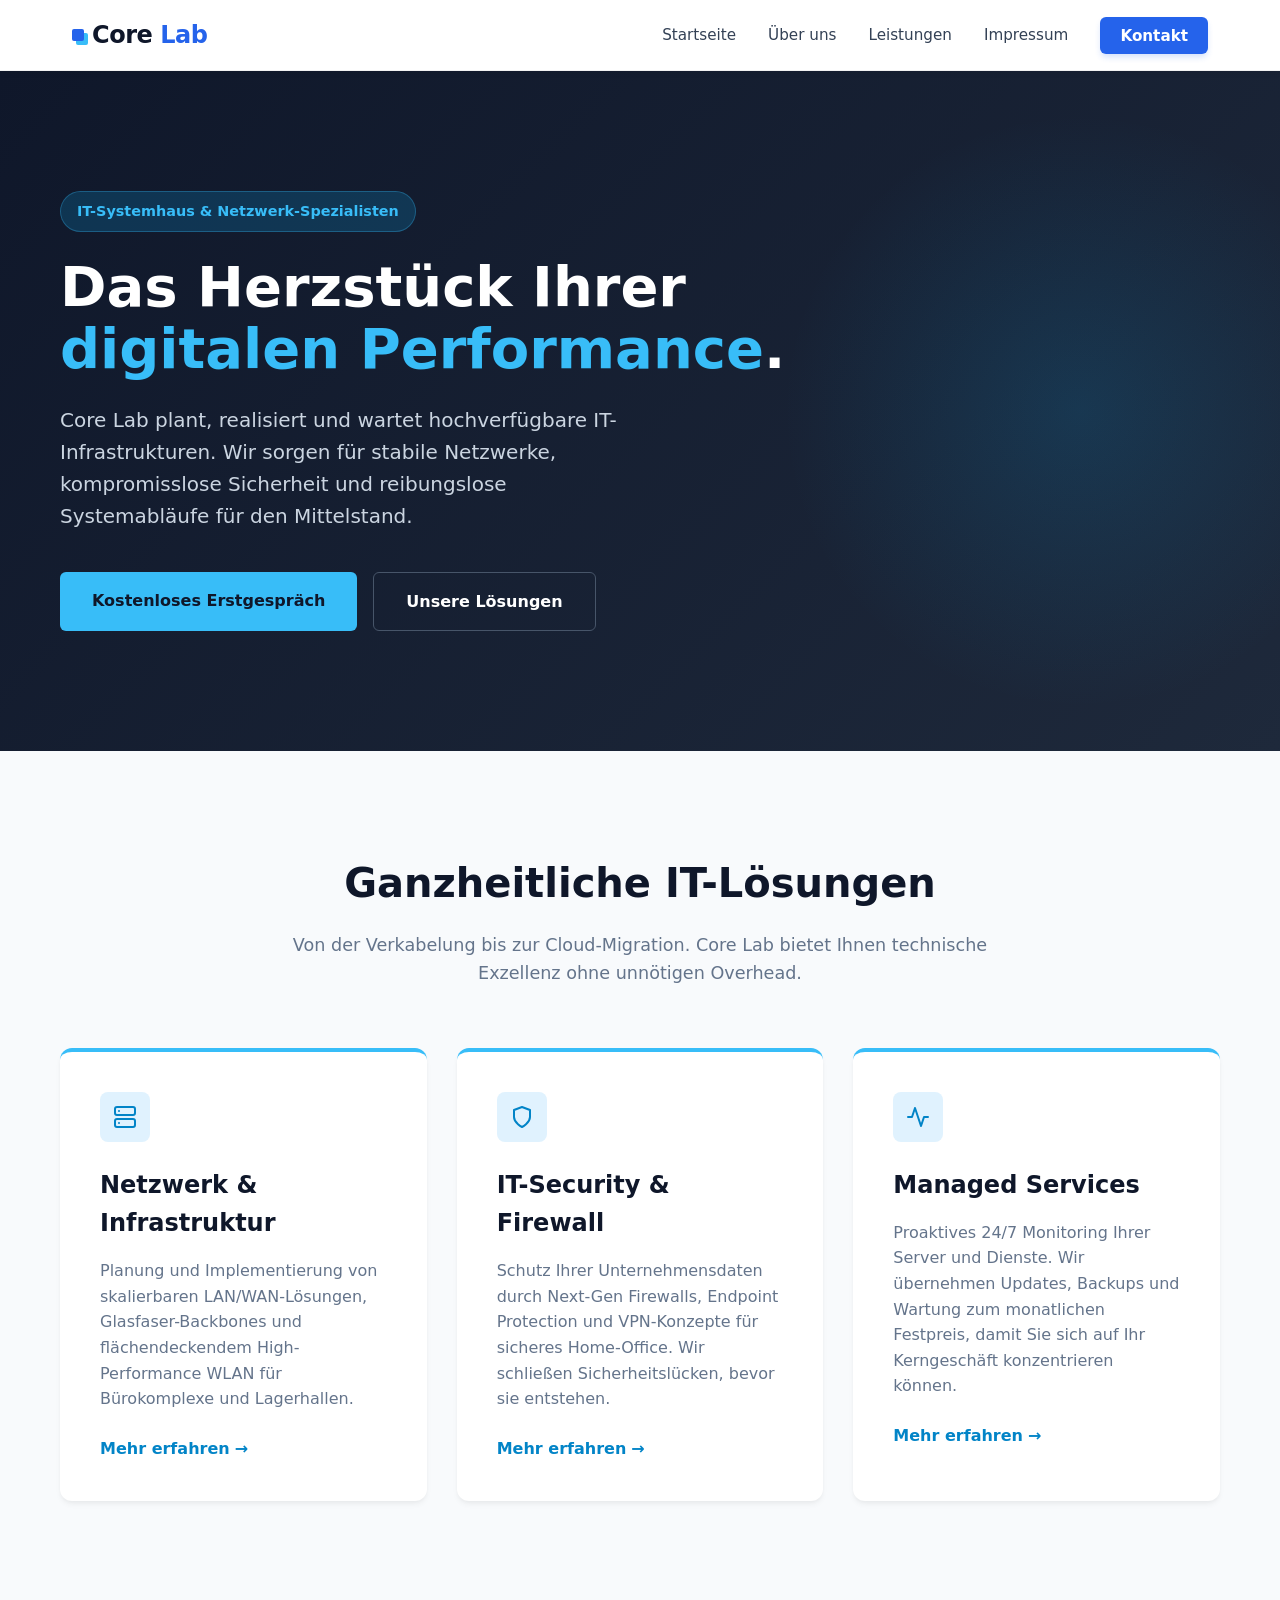
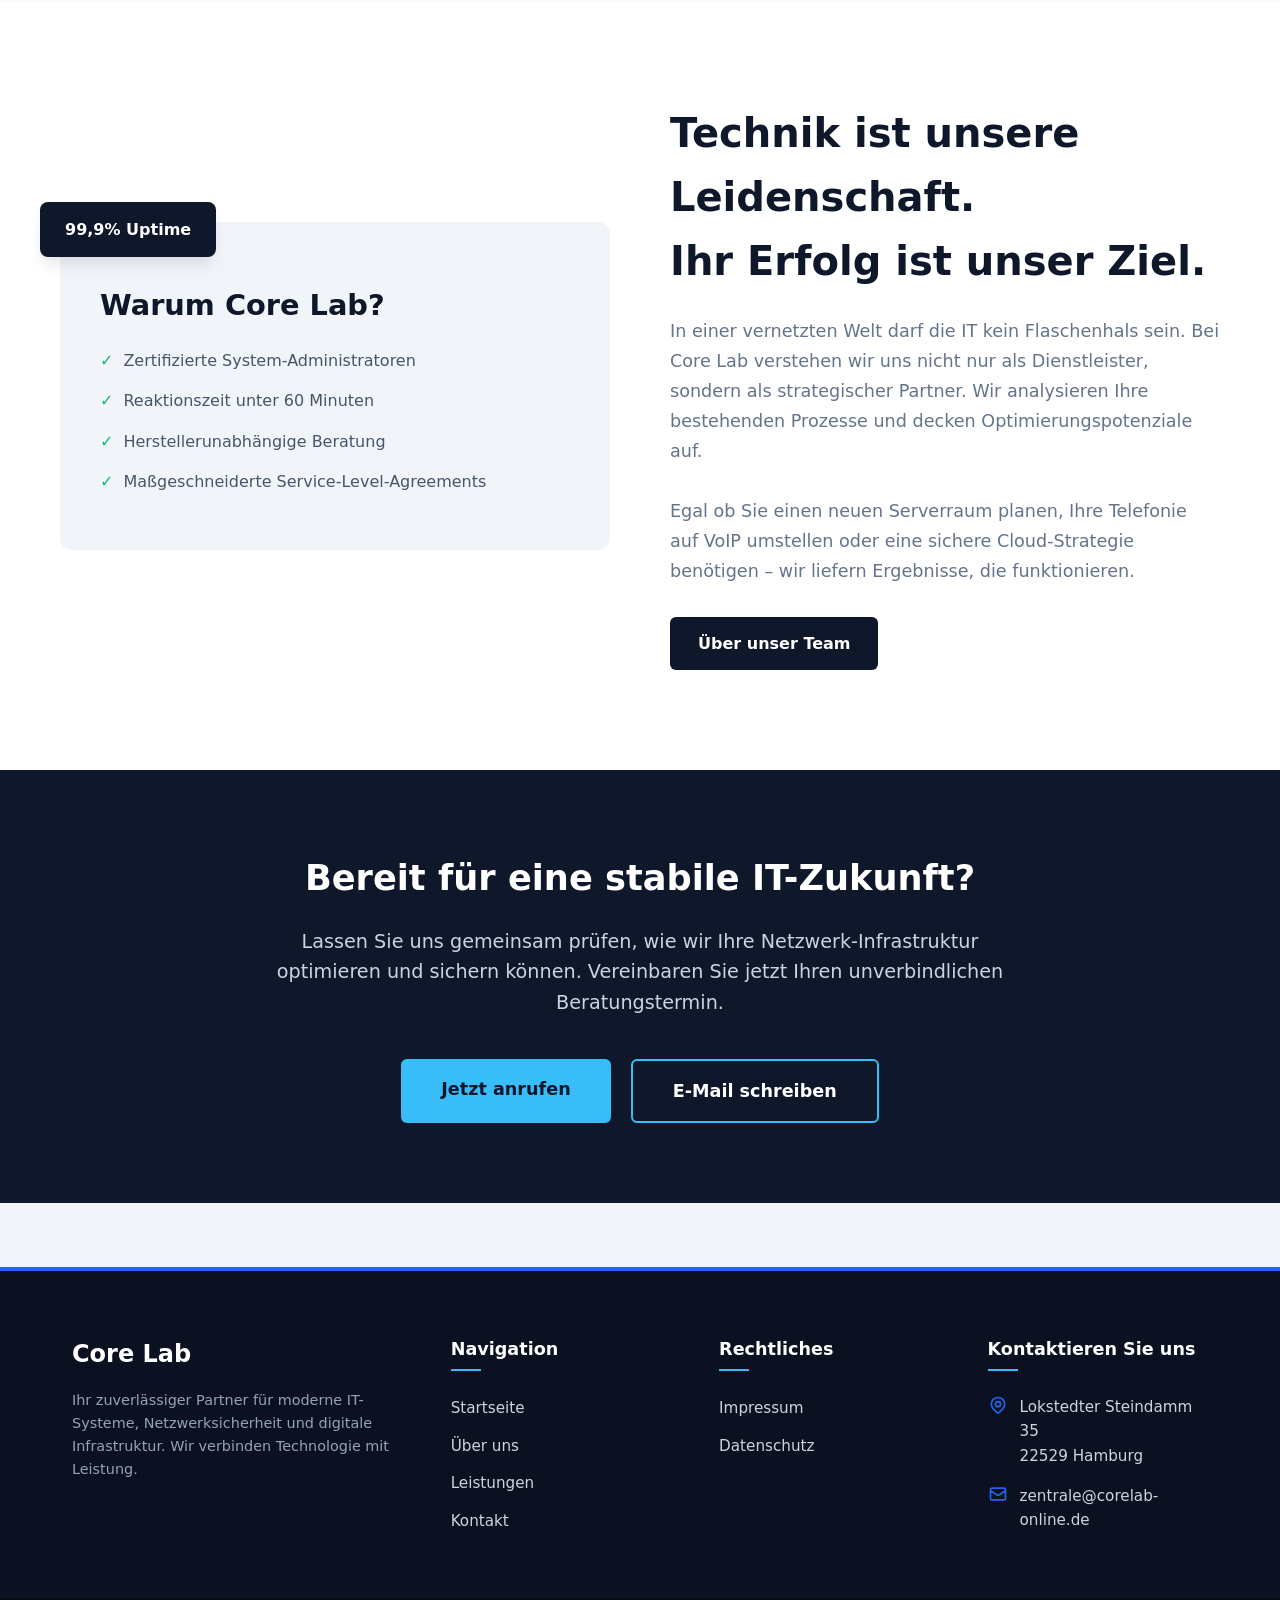
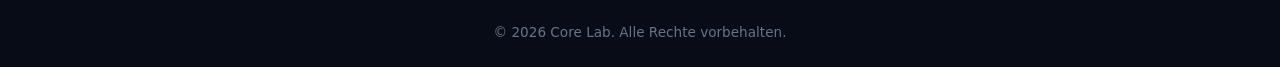
<file: index.html>
<!DOCTYPE html>
<html lang="de">
<head>
  <meta charset="UTF-8">
  <meta name="viewport" content="width=device-width, initial-scale=1.0">
  <title>Startseite - Core Lab</title>
  <link rel="stylesheet" href="styles.css">
  <style>
        :root {
            --primary: #2563eb;
            --primary-dark: #1d4ed8;
            --secondary: #0f172a;
            --accent: #38bdf8;
            --text-light: #f8fafc;
            --text-dark: #334155;
            --bg-light: #ffffff;
            --bg-footer: #0b1120;
            --transition: all 0.3s cubic-bezier(0.4, 0, 0.2, 1);
        }

        * {
            box-sizing: border-box;
            margin: 0;
            padding: 0;
        }

        body {
            font-family: 'Inter', sans-serif;
            line-height: 1.6;
            color: var(--text-dark);
            background-color: #f1f5f9; /* Nur zur Vorschau */
        }

        a {
            text-decoration: none;
            color: inherit;
            transition: var(--transition);
        }

        ul {
            list-style: none;
        }

        /* NAVIGATION STYLES */
        .nav {
            background: rgba(255, 255, 255, 0.95);
            backdrop-filter: blur(10px);
            border-bottom: 1px solid rgba(0, 0, 0, 0.05);
            position: sticky;
            top: 0;
            z-index: 1000;
            padding: 1rem 0;
            box-shadow: 0 4px 6px -1px rgba(0, 0, 0, 0.05);
        }

        .nav-container {
            max-width: 1200px;
            margin: 0 auto;
            padding: 0 2rem;
            display: flex;
            justify-content: space-between;
            align-items: center;
        }

        .nav-logo {
            font-size: 1.5rem;
            font-weight: 700;
            color: var(--secondary);
            letter-spacing: -0.02em;
            display: flex;
            align-items: center;
            gap: 0.5rem;
        }

        .nav-logo span {
            color: var(--primary);
        }

        .nav-logo::before {
            content: '';
            display: block;
            width: 12px;
            height: 12px;
            background: var(--primary);
            border-radius: 2px;
            box-shadow: 4px 4px 0 var(--accent);
        }

        .nav-links {
            display: flex;
            gap: 2rem;
            align-items: center;
        }

        .nav-link {
            font-size: 0.95rem;
            font-weight: 500;
            color: var(--text-dark);
            position: relative;
        }

        .nav-link:hover {
            color: var(--primary);
        }

        .nav-link::after {
            content: '';
            position: absolute;
            width: 0;
            height: 2px;
            bottom: -4px;
            left: 0;
            background-color: var(--primary);
            transition: var(--transition);
        }

        .nav-link:hover::after {
            width: 100%;
        }

        .nav-cta {
            background-color: var(--primary);
            color: white !important;
            padding: 0.6rem 1.25rem;
            border-radius: 6px;
            font-weight: 600;
            box-shadow: 0 4px 6px -1px rgba(37, 99, 235, 0.2);
        }

        .nav-cta:hover {
            background-color: var(--primary-dark);
            transform: translateY(-1px);
            box-shadow: 0 6px 8px -1px rgba(37, 99, 235, 0.3);
        }

        .nav-cta::after {
            display: none; /* Kein Unterstrich für Button */
        }

        /* Mobile Menu Toggle (Hidden on Desktop) */
        .mobile-toggle {
            display: none;
            font-size: 1.5rem;
            cursor: pointer;
        }

        /* FOOTER STYLES */
        .footer {
            background-color: var(--bg-footer);
            color: var(--text-light);
            padding: 4rem 0 0 0;
            margin-top: 4rem;
            border-top: 4px solid var(--primary);
        }

        .footer-container {
            max-width: 1200px;
            margin: 0 auto;
            padding: 0 2rem;
            display: grid;
            grid-template-columns: 1.5fr 1fr 1fr 1fr;
            gap: 3rem;
            margin-bottom: 3rem;
        }

        .footer-col h3 {
            font-size: 1.1rem;
            font-weight: 600;
            margin-bottom: 1.5rem;
            color: white;
            position: relative;
            padding-bottom: 0.5rem;
        }

        .footer-col h3::after {
            content: '';
            position: absolute;
            left: 0;
            bottom: 0;
            width: 30px;
            height: 2px;
            background: var(--accent);
        }

        .footer-logo {
            font-size: 1.5rem;
            font-weight: 700;
            color: white;
            margin-bottom: 1rem;
            display: inline-block;
        }

        .footer-desc {
            font-size: 0.9rem;
            color: #94a3b8;
            line-height: 1.6;
            margin-bottom: 1.5rem;
        }

        .footer-links li {
            margin-bottom: 0.75rem;
        }

        .footer-links a {
            color: #cbd5e1;
            font-size: 0.95rem;
        }

        .footer-links a:hover {
            color: var(--accent);
            padding-left: 5px;
        }

        .footer-contact-item {
            display: flex;
            align-items: flex-start;
            gap: 0.75rem;
            margin-bottom: 1rem;
            color: #cbd5e1;
            font-size: 0.95rem;
        }

        .footer-contact-item svg {
            width: 20px;
            height: 20px;
            flex-shrink: 0;
            color: var(--primary);
        }

        .footer-bottom {
            background-color: rgba(0, 0, 0, 0.3);
            padding: 1.5rem 0;
            text-align: center;
            border-top: 1px solid rgba(255, 255, 255, 0.05);
        }

        .footer-copyright {
            font-size: 0.85rem;
            color: #64748b;
        }

        /* RESPONSIVE */
        @media (max-width: 992px) {
            .footer-container {
                grid-template-columns: 1fr 1fr;
            }
        }

        @media (max-width: 768px) {
            .nav-links {
                display: none; /* In production: use JS to toggle */
            }
            
            .mobile-toggle {
                display: block;
            }

            .footer-container {
                grid-template-columns: 1fr;
                gap: 2rem;
            }
        }
    </style>
  <style>
    * { margin: 0; padding: 0; box-sizing: border-box; }
    body { font-family: 'Inter', system-ui, sans-serif; line-height: 1.6; color: #1f2937; }
    .container { max-width: 1200px; margin: 0 auto; padding: 0 1.5rem; }
    .section { padding: 4rem 0; }
    .btn { display: inline-block; padding: 0.75rem 1.5rem; border-radius: 8px; text-decoration: none; font-weight: 600; transition: all 0.2s; }
    .btn-primary { background: var(--primary, #2563eb); color: white; }
    .btn-primary:hover { opacity: 0.9; transform: translateY(-2px); }
  </style>
</head>
<body>
  <nav class="nav">
        <div class="nav-container">
            <a href="index.html" class="nav-logo">
                Core <span>Lab</span>
            </a>

            <!-- Mobile Menu Icon (Visual only for HTML template) -->
            <div class="mobile-toggle">☰</div>

            <ul class="nav-links">
                <li><a href="index.html" class="nav-link">Startseite</a></li>
                <li><a href="ueber-uns.html" class="nav-link">Über uns</a></li>
                <li><a href="leistungen.html" class="nav-link">Leistungen</a></li>
                <li><a href="impressum.html" class="nav-link">Impressum</a></li>
                <li><a href="kontakt.html" class="nav-link nav-cta">Kontakt</a></li>
            </ul>
        </div>
    </nav>
  
  <main>
    <div class="hero" style="background: linear-gradient(135deg, #0f172a 0%, #1e293b 100%); color: #ffffff; padding: 120px 0; position: relative; overflow: hidden;">
    <div class="container" style="max-width: 1200px; margin: 0 auto; padding: 0 20px; position: relative; z-index: 2;">
        <div style="max-width: 800px;">
            <span style="display: inline-block; background: rgba(14, 165, 233, 0.2); color: #38bdf8; padding: 8px 16px; border-radius: 50px; font-weight: 600; font-size: 0.9rem; margin-bottom: 24px; border: 1px solid rgba(56, 189, 248, 0.3);">IT-Systemhaus & Netzwerk-Spezialisten</span>
            <h1 style="font-size: 3.5rem; line-height: 1.1; margin-bottom: 24px; font-weight: 800;">Das Herzstück Ihrer <span style="color: #38bdf8;">digitalen Performance</span>.</h1>
            <p style="font-size: 1.25rem; color: #cbd5e1; margin-bottom: 40px; line-height: 1.6; max-width: 600px;">
                Core Lab plant, realisiert und wartet hochverfügbare IT-Infrastrukturen. Wir sorgen für stabile Netzwerke, kompromisslose Sicherheit und reibungslose Systemabläufe für den Mittelstand.
            </p>
            <div style="display: flex; gap: 16px; flex-wrap: wrap;">
                <a href="#kontakt" class="btn" style="background-color: #38bdf8; color: #0f172a; padding: 16px 32px; border-radius: 6px; text-decoration: none; font-weight: 700; transition: all 0.3s ease; display: inline-block;">Kostenloses Erstgespräch</a>
                <a href="#leistungen" class="btn" style="background-color: transparent; color: #ffffff; padding: 16px 32px; border-radius: 6px; text-decoration: none; font-weight: 600; border: 1px solid #475569; display: inline-block;">Unsere Lösungen</a>
            </div>
        </div>
    </div>
    <!-- Dekoratives Element -->
    <div style="position: absolute; right: -100px; top: 50%; transform: translateY(-50%); width: 600px; height: 600px; background: radial-gradient(circle, rgba(14, 165, 233, 0.15) 0%, rgba(0,0,0,0) 70%); border-radius: 50%; pointer-events: none;"></div>
</div>

<section id="leistungen" class="section" style="padding: 100px 0; background-color: #f8fafc;">
    <div class="container" style="max-width: 1200px; margin: 0 auto; padding: 0 20px;">
        <div style="text-align: center; max-width: 700px; margin: 0 auto 60px auto;">
            <h2 style="font-size: 2.5rem; color: #0f172a; margin-bottom: 16px; font-weight: 700;">Ganzheitliche IT-Lösungen</h2>
            <p style="color: #64748b; font-size: 1.1rem; line-height: 1.6;">
                Von der Verkabelung bis zur Cloud-Migration. Core Lab bietet Ihnen technische Exzellenz ohne unnötigen Overhead.
            </p>
        </div>

        <div style="display: grid; grid-template-columns: repeat(auto-fit, minmax(300px, 1fr)); gap: 30px;">
            <!-- Card 1 -->
            <div class="card" style="background: white; padding: 40px; border-radius: 12px; box-shadow: 0 4px 6px -1px rgba(0, 0, 0, 0.05), 0 2px 4px -1px rgba(0, 0, 0, 0.03); border-top: 4px solid #38bdf8; transition: transform 0.3s ease;">
                <div style="width: 50px; height: 50px; background: #e0f2fe; border-radius: 8px; display: flex; align-items: center; justify-content: center; margin-bottom: 24px;">
                    <svg xmlns="http://www.w3.org/2000/svg" width="24" height="24" viewBox="0 0 24 24" fill="none" stroke="#0284c7" stroke-width="2" stroke-linecap="round" stroke-linejoin="round"><rect x="2" y="2" width="20" height="8" rx="2" ry="2"></rect><rect x="2" y="14" width="20" height="8" rx="2" ry="2"></rect><line x1="6" y1="6" x2="6.01" y2="6"></line><line x1="6" y1="18" x2="6.01" y2="18"></line></svg>
                </div>
                <h3 style="font-size: 1.5rem; color: #0f172a; margin-bottom: 16px;">Netzwerk & Infrastruktur</h3>
                <p style="color: #64748b; line-height: 1.6; margin-bottom: 24px;">
                    Planung und Implementierung von skalierbaren LAN/WAN-Lösungen, Glasfaser-Backbones und flächendeckendem High-Performance WLAN für Bürokomplexe und Lagerhallen.
                </p>
                <a href="#" style="color: #0284c7; font-weight: 600; text-decoration: none; display: flex; align-items: center;">Mehr erfahren <span style="margin-left: 5px;">&rarr;</span></a>
            </div>

            <!-- Card 2 -->
            <div class="card" style="background: white; padding: 40px; border-radius: 12px; box-shadow: 0 4px 6px -1px rgba(0, 0, 0, 0.05), 0 2px 4px -1px rgba(0, 0, 0, 0.03); border-top: 4px solid #38bdf8; transition: transform 0.3s ease;">
                <div style="width: 50px; height: 50px; background: #e0f2fe; border-radius: 8px; display: flex; align-items: center; justify-content: center; margin-bottom: 24px;">
                    <svg xmlns="http://www.w3.org/2000/svg" width="24" height="24" viewBox="0 0 24 24" fill="none" stroke="#0284c7" stroke-width="2" stroke-linecap="round" stroke-linejoin="round"><path d="M12 22s8-4 8-10V5l-8-3-8 3v7c0 6 8 10 8 10z"></path></svg>
                </div>
                <h3 style="font-size: 1.5rem; color: #0f172a; margin-bottom: 16px;">IT-Security & Firewall</h3>
                <p style="color: #64748b; line-height: 1.6; margin-bottom: 24px;">
                    Schutz Ihrer Unternehmensdaten durch Next-Gen Firewalls, Endpoint Protection und VPN-Konzepte für sicheres Home-Office. Wir schließen Sicherheitslücken, bevor sie entstehen.
                </p>
                <a href="#" style="color: #0284c7; font-weight: 600; text-decoration: none; display: flex; align-items: center;">Mehr erfahren <span style="margin-left: 5px;">&rarr;</span></a>
            </div>

            <!-- Card 3 -->
            <div class="card" style="background: white; padding: 40px; border-radius: 12px; box-shadow: 0 4px 6px -1px rgba(0, 0, 0, 0.05), 0 2px 4px -1px rgba(0, 0, 0, 0.03); border-top: 4px solid #38bdf8; transition: transform 0.3s ease;">
                <div style="width: 50px; height: 50px; background: #e0f2fe; border-radius: 8px; display: flex; align-items: center; justify-content: center; margin-bottom: 24px;">
                    <svg xmlns="http://www.w3.org/2000/svg" width="24" height="24" viewBox="0 0 24 24" fill="none" stroke="#0284c7" stroke-width="2" stroke-linecap="round" stroke-linejoin="round"><polyline points="22 12 18 12 15 21 9 3 6 12 2 12"></polyline></svg>
                </div>
                <h3 style="font-size: 1.5rem; color: #0f172a; margin-bottom: 16px;">Managed Services</h3>
                <p style="color: #64748b; line-height: 1.6; margin-bottom: 24px;">
                    Proaktives 24/7 Monitoring Ihrer Server und Dienste. Wir übernehmen Updates, Backups und Wartung zum monatlichen Festpreis, damit Sie sich auf Ihr Kerngeschäft konzentrieren können.
                </p>
                <a href="#" style="color: #0284c7; font-weight: 600; text-decoration: none; display: flex; align-items: center;">Mehr erfahren <span style="margin-left: 5px;">&rarr;</span></a>
            </div>
        </div>
    </div>
</section>

<section class="section" style="padding: 100px 0; background-color: #ffffff;">
    <div class="container" style="max-width: 1200px; margin: 0 auto; padding: 0 20px; display: flex; flex-wrap: wrap; align-items: center; gap: 60px;">
        <div style="flex: 1; min-width: 300px;">
            <div style="background-color: #f1f5f9; border-radius: 12px; padding: 40px; position: relative;">
                <div style="position: absolute; top: -20px; left: -20px; background: #0f172a; color: white; padding: 15px 25px; border-radius: 8px; font-weight: bold; box-shadow: 0 10px 15px -3px rgba(0, 0, 0, 0.1);">
                    99,9% Uptime
                </div>
                <h3 style="margin-top: 20px; font-size: 1.8rem; color: #0f172a; margin-bottom: 20px;">Warum Core Lab?</h3>
                <ul style="list-style: none; padding: 0; margin: 0;">
                    <li style="margin-bottom: 15px; display: flex; align-items: center; color: #475569;">
                        <span style="color: #10b981; margin-right: 10px; font-weight: bold;">✓</span> Zertifizierte System-Administratoren
                    </li>
                    <li style="margin-bottom: 15px; display: flex; align-items: center; color: #475569;">
                        <span style="color: #10b981; margin-right: 10px; font-weight: bold;">✓</span> Reaktionszeit unter 60 Minuten
                    </li>
                    <li style="margin-bottom: 15px; display: flex; align-items: center; color: #475569;">
                        <span style="color: #10b981; margin-right: 10px; font-weight: bold;">✓</span> Herstellerunabhängige Beratung
                    </li>
                    <li style="margin-bottom: 15px; display: flex; align-items: center; color: #475569;">
                        <span style="color: #10b981; margin-right: 10px; font-weight: bold;">✓</span> Maßgeschneiderte Service-Level-Agreements
                    </li>
                </ul>
            </div>
        </div>
        <div style="flex: 1; min-width: 300px;">
            <h2 style="font-size: 2.5rem; color: #0f172a; margin-bottom: 24px; font-weight: 700;">Technik ist unsere Leidenschaft.<br>Ihr Erfolg ist unser Ziel.</h2>
            <p style="color: #64748b; font-size: 1.1rem; line-height: 1.7; margin-bottom: 30px;">
                In einer vernetzten Welt darf die IT kein Flaschenhals sein. Bei Core Lab verstehen wir uns nicht nur als Dienstleister, sondern als strategischer Partner. Wir analysieren Ihre bestehenden Prozesse und decken Optimierungspotenziale auf.
            </p>
            <p style="color: #64748b; font-size: 1.1rem; line-height: 1.7; margin-bottom: 30px;">
                Egal ob Sie einen neuen Serverraum planen, Ihre Telefonie auf VoIP umstellen oder eine sichere Cloud-Strategie benötigen – wir liefern Ergebnisse, die funktionieren.
            </p>
            <a href="#" class="btn" style="background-color: #0f172a; color: white; padding: 14px 28px; border-radius: 6px; text-decoration: none; font-weight: 600; display: inline-block;">Über unser Team</a>
        </div>
    </div>
</section>

<section class="section" style="background: #0f172a; color: white; padding: 80px 0; text-align: center;">
    <div class="container" style="max-width: 800px; margin: 0 auto; padding: 0 20px;">
        <h2 style="font-size: 2.2rem; margin-bottom: 20px; color: white;">Bereit für eine stabile IT-Zukunft?</h2>
        <p style="font-size: 1.2rem; color: #cbd5e1; margin-bottom: 40px;">
            Lassen Sie uns gemeinsam prüfen, wie wir Ihre Netzwerk-Infrastruktur optimieren und sichern können. Vereinbaren Sie jetzt Ihren unverbindlichen Beratungstermin.
        </p>
        <div style="display: flex; gap: 20px; justify-content: center; flex-wrap: wrap;">
            <a href="tel:+491234567890" class="btn" style="background-color: #38bdf8; color: #0f172a; padding: 16px 40px; border-radius: 6px; text-decoration: none; font-weight: 700; font-size: 1.1rem;">Jetzt anrufen</a>
            <a href="mailto:info@core-lab.de" class="btn" style="background-color: transparent; color: white; padding: 16px 40px; border-radius: 6px; text-decoration: none; font-weight: 700; border: 2px solid #38bdf8; font-size: 1.1rem;">E-Mail schreiben</a>
        </div>
    </div>
</section>
  </main>
  
  <footer class="footer">
        <div class="footer-container">
            <!-- Spalte 1: Brand -->
            <div class="footer-col">
                <a href="index.html" class="footer-logo">Core Lab</a>
                <p class="footer-desc">
                    Ihr zuverlässiger Partner für moderne IT-Systeme, Netzwerksicherheit und digitale Infrastruktur. Wir verbinden Technologie mit Leistung.
                </p>
            </div>

            <!-- Spalte 2: Navigation -->
            <div class="footer-col">
                <h3>Navigation</h3>
                <ul class="footer-links">
                    <li><a href="index.html">Startseite</a></li>
                    <li><a href="ueber-uns.html">Über uns</a></li>
                    <li><a href="leistungen.html">Leistungen</a></li>
                    <li><a href="kontakt.html">Kontakt</a></li>
                </ul>
            </div>

            <!-- Spalte 3: Rechtliches -->
            <div class="footer-col">
                <h3>Rechtliches</h3>
                <ul class="footer-links">
                    <li><a href="impressum.html">Impressum</a></li>
                    <li><a href="datenschutz.html">Datenschutz</a></li> <!-- Standard addition -->
                </ul>
            </div>

            <!-- Spalte 4: Kontakt (STRICT DATA) -->
            <div class="footer-col">
                <h3>Kontaktieren Sie uns</h3>
                
                <div class="footer-contact-item">
                    <!-- Location Icon SVG -->
                    <svg xmlns="http://www.w3.org/2000/svg" fill="none" viewBox="0 0 24 24" stroke="currentColor" stroke-width="2">
                        <path stroke-linecap="round" stroke-linejoin="round" d="M17.657 16.657L13.414 20.9a1.998 1.998 0 01-2.827 0l-4.244-4.243a8 8 0 1111.314 0z" />
                        <path stroke-linecap="round" stroke-linejoin="round" d="M15 11a3 3 0 11-6 0 3 3 0 016 0z" />
                    </svg>
                    <span>Lokstedter Steindamm 35<br>22529 Hamburg</span>
                </div>

                <div class="footer-contact-item">
                    <!-- Mail Icon SVG -->
                    <svg xmlns="http://www.w3.org/2000/svg" fill="none" viewBox="0 0 24 24" stroke="currentColor" stroke-width="2">
                        <path stroke-linecap="round" stroke-linejoin="round" d="M3 8l7.89 5.26a2 2 0 002.22 0L21 8M5 19h14a2 2 0 002-2V7a2 2 0 00-2-2H5a2 2 0 00-2 2v10a2 2 0 002 2z" />
                    </svg>
                    <a href="mailto:zentrale@corelab-online.de">zentrale@corelab-online.de</a>
                </div>
            </div>
        </div>

        <div class="footer-bottom">
            <p class="footer-copyright">&copy; 2026 Core Lab. Alle Rechte vorbehalten.</p>
        </div>
    </footer>
</body>
</html>
</file>
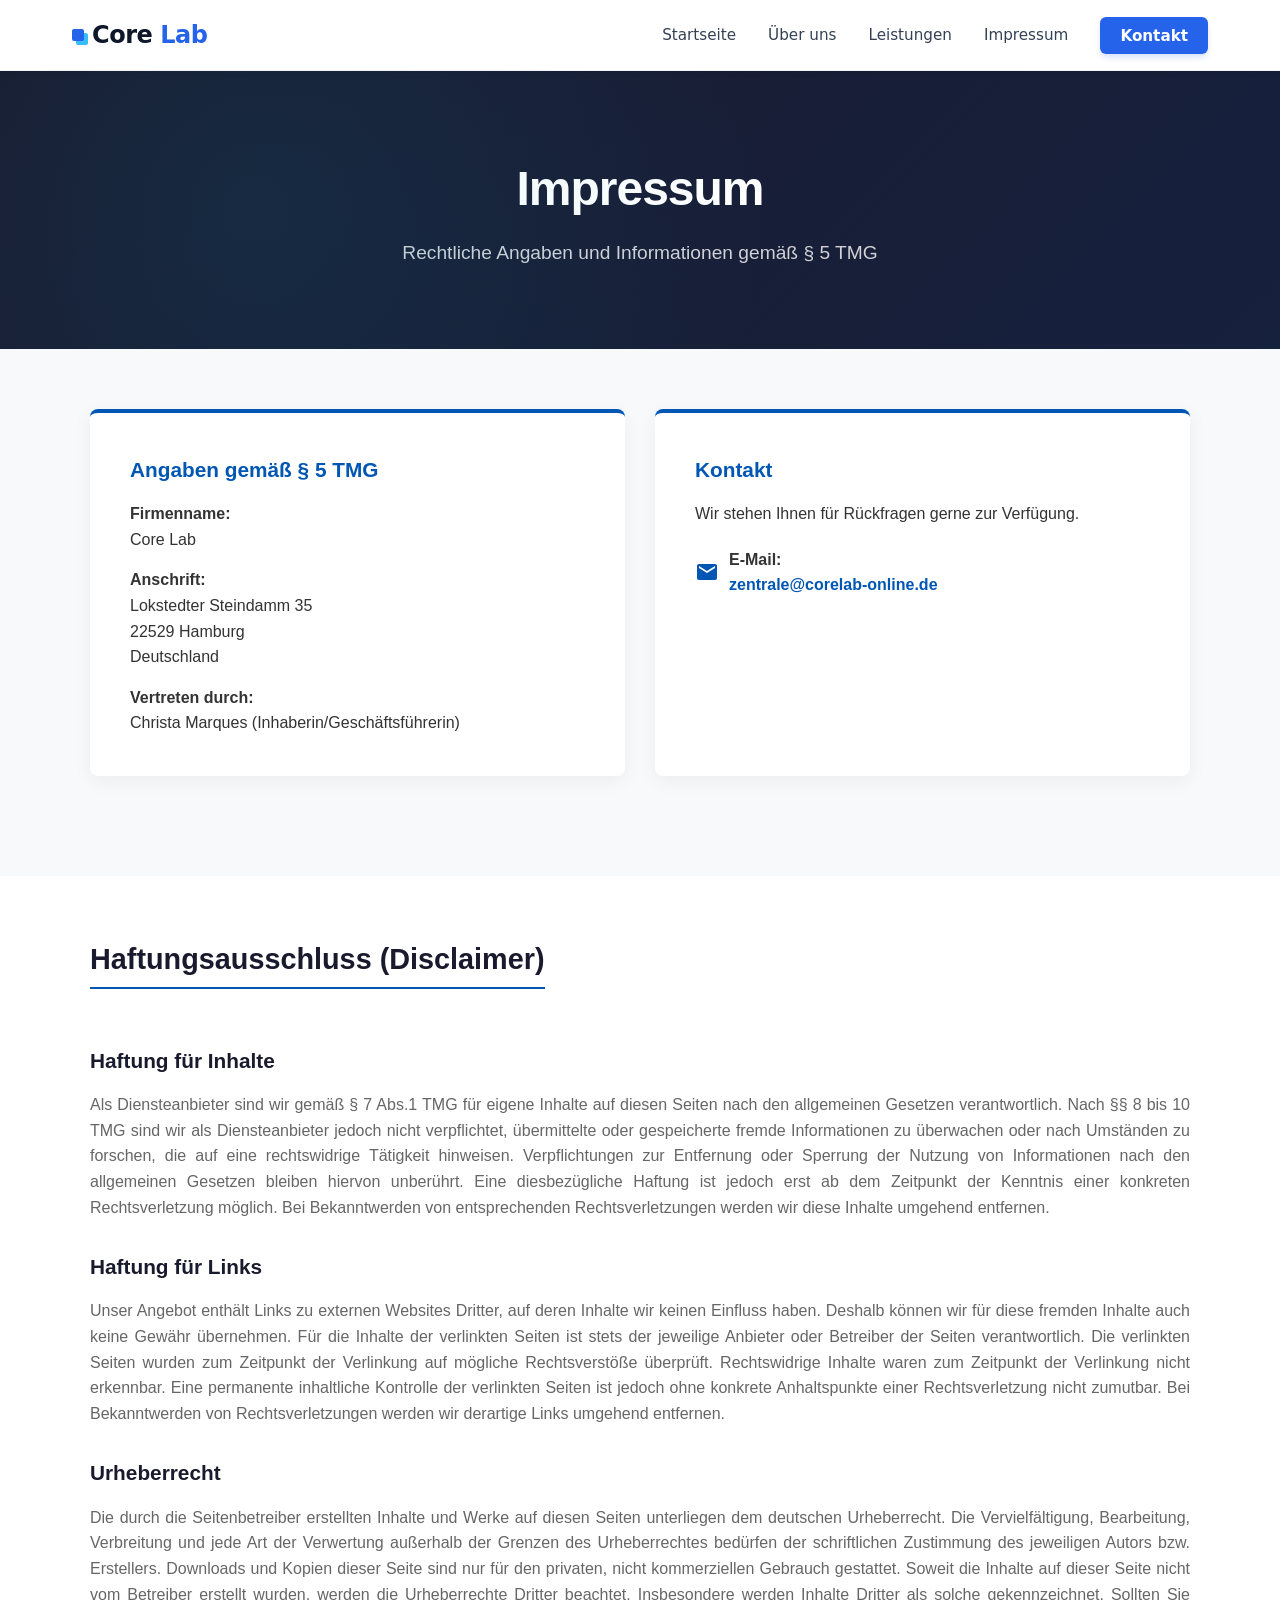
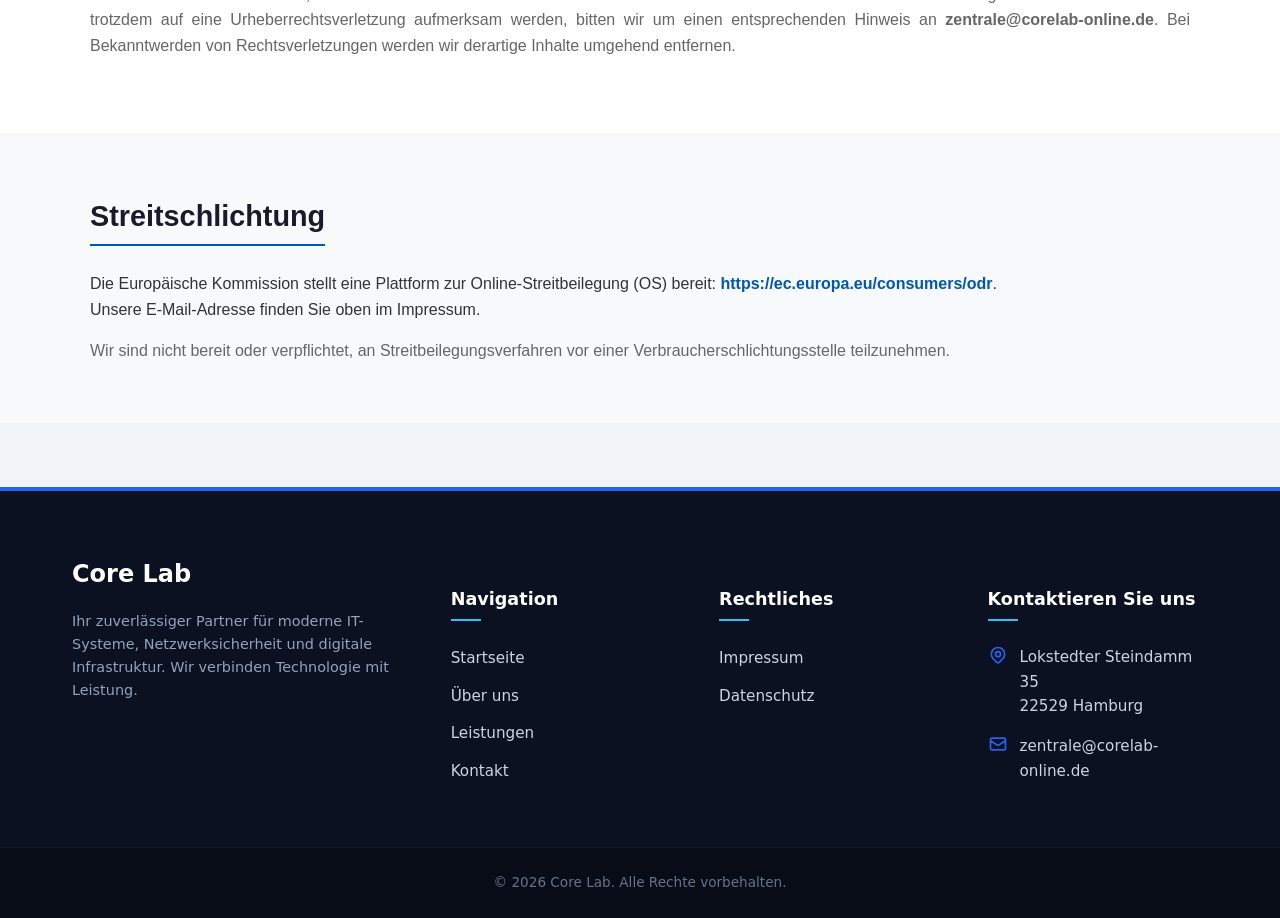
<file: impressum.html>
<!DOCTYPE html>
<html lang="de">
<head>
  <meta charset="UTF-8">
  <meta name="viewport" content="width=device-width, initial-scale=1.0">
  <title>Impressum - Core Lab</title>
  <link rel="stylesheet" href="styles.css">
  <style>
        :root {
            --primary: #2563eb;
            --primary-dark: #1d4ed8;
            --secondary: #0f172a;
            --accent: #38bdf8;
            --text-light: #f8fafc;
            --text-dark: #334155;
            --bg-light: #ffffff;
            --bg-footer: #0b1120;
            --transition: all 0.3s cubic-bezier(0.4, 0, 0.2, 1);
        }

        * {
            box-sizing: border-box;
            margin: 0;
            padding: 0;
        }

        body {
            font-family: 'Inter', sans-serif;
            line-height: 1.6;
            color: var(--text-dark);
            background-color: #f1f5f9; /* Nur zur Vorschau */
        }

        a {
            text-decoration: none;
            color: inherit;
            transition: var(--transition);
        }

        ul {
            list-style: none;
        }

        /* NAVIGATION STYLES */
        .nav {
            background: rgba(255, 255, 255, 0.95);
            backdrop-filter: blur(10px);
            border-bottom: 1px solid rgba(0, 0, 0, 0.05);
            position: sticky;
            top: 0;
            z-index: 1000;
            padding: 1rem 0;
            box-shadow: 0 4px 6px -1px rgba(0, 0, 0, 0.05);
        }

        .nav-container {
            max-width: 1200px;
            margin: 0 auto;
            padding: 0 2rem;
            display: flex;
            justify-content: space-between;
            align-items: center;
        }

        .nav-logo {
            font-size: 1.5rem;
            font-weight: 700;
            color: var(--secondary);
            letter-spacing: -0.02em;
            display: flex;
            align-items: center;
            gap: 0.5rem;
        }

        .nav-logo span {
            color: var(--primary);
        }

        .nav-logo::before {
            content: '';
            display: block;
            width: 12px;
            height: 12px;
            background: var(--primary);
            border-radius: 2px;
            box-shadow: 4px 4px 0 var(--accent);
        }

        .nav-links {
            display: flex;
            gap: 2rem;
            align-items: center;
        }

        .nav-link {
            font-size: 0.95rem;
            font-weight: 500;
            color: var(--text-dark);
            position: relative;
        }

        .nav-link:hover {
            color: var(--primary);
        }

        .nav-link::after {
            content: '';
            position: absolute;
            width: 0;
            height: 2px;
            bottom: -4px;
            left: 0;
            background-color: var(--primary);
            transition: var(--transition);
        }

        .nav-link:hover::after {
            width: 100%;
        }

        .nav-cta {
            background-color: var(--primary);
            color: white !important;
            padding: 0.6rem 1.25rem;
            border-radius: 6px;
            font-weight: 600;
            box-shadow: 0 4px 6px -1px rgba(37, 99, 235, 0.2);
        }

        .nav-cta:hover {
            background-color: var(--primary-dark);
            transform: translateY(-1px);
            box-shadow: 0 6px 8px -1px rgba(37, 99, 235, 0.3);
        }

        .nav-cta::after {
            display: none; /* Kein Unterstrich für Button */
        }

        /* Mobile Menu Toggle (Hidden on Desktop) */
        .mobile-toggle {
            display: none;
            font-size: 1.5rem;
            cursor: pointer;
        }

        /* FOOTER STYLES */
        .footer {
            background-color: var(--bg-footer);
            color: var(--text-light);
            padding: 4rem 0 0 0;
            margin-top: 4rem;
            border-top: 4px solid var(--primary);
        }

        .footer-container {
            max-width: 1200px;
            margin: 0 auto;
            padding: 0 2rem;
            display: grid;
            grid-template-columns: 1.5fr 1fr 1fr 1fr;
            gap: 3rem;
            margin-bottom: 3rem;
        }

        .footer-col h3 {
            font-size: 1.1rem;
            font-weight: 600;
            margin-bottom: 1.5rem;
            color: white;
            position: relative;
            padding-bottom: 0.5rem;
        }

        .footer-col h3::after {
            content: '';
            position: absolute;
            left: 0;
            bottom: 0;
            width: 30px;
            height: 2px;
            background: var(--accent);
        }

        .footer-logo {
            font-size: 1.5rem;
            font-weight: 700;
            color: white;
            margin-bottom: 1rem;
            display: inline-block;
        }

        .footer-desc {
            font-size: 0.9rem;
            color: #94a3b8;
            line-height: 1.6;
            margin-bottom: 1.5rem;
        }

        .footer-links li {
            margin-bottom: 0.75rem;
        }

        .footer-links a {
            color: #cbd5e1;
            font-size: 0.95rem;
        }

        .footer-links a:hover {
            color: var(--accent);
            padding-left: 5px;
        }

        .footer-contact-item {
            display: flex;
            align-items: flex-start;
            gap: 0.75rem;
            margin-bottom: 1rem;
            color: #cbd5e1;
            font-size: 0.95rem;
        }

        .footer-contact-item svg {
            width: 20px;
            height: 20px;
            flex-shrink: 0;
            color: var(--primary);
        }

        .footer-bottom {
            background-color: rgba(0, 0, 0, 0.3);
            padding: 1.5rem 0;
            text-align: center;
            border-top: 1px solid rgba(255, 255, 255, 0.05);
        }

        .footer-copyright {
            font-size: 0.85rem;
            color: #64748b;
        }

        /* RESPONSIVE */
        @media (max-width: 992px) {
            .footer-container {
                grid-template-columns: 1fr 1fr;
            }
        }

        @media (max-width: 768px) {
            .nav-links {
                display: none; /* In production: use JS to toggle */
            }
            
            .mobile-toggle {
                display: block;
            }

            .footer-container {
                grid-template-columns: 1fr;
                gap: 2rem;
            }
        }
    </style>
  <style>
    * { margin: 0; padding: 0; box-sizing: border-box; }
    body { font-family: 'Inter', system-ui, sans-serif; line-height: 1.6; color: #1f2937; }
    .container { max-width: 1200px; margin: 0 auto; padding: 0 1.5rem; }
    .section { padding: 4rem 0; }
    .btn { display: inline-block; padding: 0.75rem 1.5rem; border-radius: 8px; text-decoration: none; font-weight: 600; transition: all 0.2s; }
    .btn-primary { background: var(--primary, #2563eb); color: white; }
    .btn-primary:hover { opacity: 0.9; transform: translateY(-2px); }
  </style>
</head>
<body>
  <nav class="nav">
        <div class="nav-container">
            <a href="index.html" class="nav-logo">
                Core <span>Lab</span>
            </a>

            <!-- Mobile Menu Icon (Visual only for HTML template) -->
            <div class="mobile-toggle">☰</div>

            <ul class="nav-links">
                <li><a href="index.html" class="nav-link">Startseite</a></li>
                <li><a href="ueber-uns.html" class="nav-link">Über uns</a></li>
                <li><a href="leistungen.html" class="nav-link">Leistungen</a></li>
                <li><a href="impressum.html" class="nav-link">Impressum</a></li>
                <li><a href="kontakt.html" class="nav-link nav-cta">Kontakt</a></li>
            </ul>
        </div>
    </nav>
  
  <main>
    <style>
    :root {
        --core-primary: #0056b3;
        --core-secondary: #00a8cc;
        --core-dark: #1a1a2e;
        --core-light: #f8f9fa;
        --core-text: #333333;
        --core-text-muted: #666666;
    }

    /* Reset & Base for this component */
    .impressum-wrapper {
        font-family: 'Segoe UI', Roboto, Helvetica, Arial, sans-serif;
        line-height: 1.6;
        color: var(--core-text);
        background-color: #ffffff;
        width: 100%;
    }

    .container {
        max-width: 1140px;
        margin: 0 auto;
        padding: 0 20px;
    }

    /* Hero Section */
    .hero {
        background: linear-gradient(135deg, var(--core-dark) 0%, #16213e 100%);
        color: white;
        padding: 80px 0;
        text-align: center;
        position: relative;
        overflow: hidden;
    }

    .hero::before {
        content: '';
        position: absolute;
        top: 0; left: 0; right: 0; bottom: 0;
        background-image: radial-gradient(circle at 20% 50%, rgba(0, 168, 204, 0.1) 0%, transparent 50%);
        pointer-events: none;
    }

    .hero h1 {
        font-size: 3rem;
        margin-bottom: 10px;
        font-weight: 700;
        letter-spacing: -1px;
    }

    .hero p {
        font-size: 1.2rem;
        color: rgba(255,255,255,0.8);
        max-width: 600px;
        margin: 0 auto;
    }

    /* Sections */
    .section {
        padding: 60px 0;
    }

    .section-bg {
        background-color: var(--core-light);
    }

    h2 {
        color: var(--core-dark);
        font-size: 1.8rem;
        margin-bottom: 25px;
        border-bottom: 2px solid var(--core-primary);
        display: inline-block;
        padding-bottom: 5px;
    }

    h3 {
        color: var(--core-dark);
        font-size: 1.3rem;
        margin-top: 30px;
        margin-bottom: 15px;
    }

    /* Cards */
    .card-grid {
        display: grid;
        grid-template-columns: repeat(auto-fit, minmax(300px, 1fr));
        gap: 30px;
        margin-bottom: 40px;
    }

    .card {
        background: white;
        padding: 40px;
        border-radius: 8px;
        box-shadow: 0 5px 20px rgba(0,0,0,0.05);
        border-top: 4px solid var(--core-primary);
        transition: transform 0.3s ease;
    }

    .card:hover {
        transform: translateY(-5px);
    }

    .card h3 {
        margin-top: 0;
        color: var(--core-primary);
    }

    .contact-link {
        color: var(--core-primary);
        text-decoration: none;
        font-weight: 600;
        transition: color 0.2s;
    }

    .contact-link:hover {
        color: var(--core-secondary);
        text-decoration: underline;
    }

    /* Legal Text Styling */
    .legal-text p {
        margin-bottom: 15px;
        color: var(--core-text-muted);
        text-align: justify;
    }

    .btn {
        display: inline-block;
        background-color: var(--core-primary);
        color: white;
        padding: 10px 20px;
        border-radius: 4px;
        text-decoration: none;
        font-weight: 600;
        margin-top: 20px;
    }

    .btn:hover {
        background-color: #004494;
    }

    /* Responsive */
    @media (max-width: 768px) {
        .hero h1 { font-size: 2.2rem; }
        .card { padding: 25px; }
    }
</style>

<div class="impressum-wrapper">
    <!-- Section 1: Hero Header -->
    <div class="hero">
        <div class="container">
            <h1>Impressum</h1>
            <p>Rechtliche Angaben und Informationen gemäß § 5 TMG</p>
        </div>
    </div>

    <!-- Section 2: Core Data (Cards) -->
    <section class="section section-bg">
        <div class="container">
            <div class="card-grid">
                <!-- Company Info Card -->
                <div class="card">
                    <h3>Angaben gemäß § 5 TMG</h3>
                    <p><strong>Firmenname:</strong><br>
                    Core Lab</p>
                    
                    <p style="margin-top: 15px;"><strong>Anschrift:</strong><br>
                    Lokstedter Steindamm 35<br>
                    22529 Hamburg<br>
                    Deutschland</p>

                    <p style="margin-top: 15px;"><strong>Vertreten durch:</strong><br>
                    Christa Marques (Inhaberin/Geschäftsführerin)</p>
                </div>

                <!-- Contact Info Card -->
                <div class="card">
                    <h3>Kontakt</h3>
                    <p>Wir stehen Ihnen für Rückfragen gerne zur Verfügung.</p>
                    
                    <div style="margin-top: 20px; display: flex; align-items: center;">
                        <svg style="width: 24px; height: 24px; margin-right: 10px; fill: var(--core-primary);" viewBox="0 0 24 24">
                            <path d="M20 4H4c-1.1 0-1.99.9-1.99 2L2 18c0 1.1.9 2 2 2h16c1.1 0 2-.9 2-2V6c0-1.1-.9-2-2-2zm0 4l-8 5-8-5V6l8 5 8-5v2z"/>
                        </svg>
                        <div>
                            <strong>E-Mail:</strong><br>
                            <a href="mailto:zentrale@corelab-online.de" class="contact-link">zentrale@corelab-online.de</a>
                        </div>
                    </div>
                </div>
            </div>
        </div>
    </section>

    <!-- Section 3: Legal Disclaimers -->
    <section class="section">
        <div class="container legal-text">
            <h2>Haftungsausschluss (Disclaimer)</h2>

            <h3>Haftung für Inhalte</h3>
            <p>
                Als Diensteanbieter sind wir gemäß § 7 Abs.1 TMG für eigene Inhalte auf diesen Seiten nach den allgemeinen Gesetzen verantwortlich. 
                Nach §§ 8 bis 10 TMG sind wir als Diensteanbieter jedoch nicht verpflichtet, übermittelte oder gespeicherte fremde Informationen zu überwachen 
                oder nach Umständen zu forschen, die auf eine rechtswidrige Tätigkeit hinweisen. Verpflichtungen zur Entfernung oder Sperrung der Nutzung 
                von Informationen nach den allgemeinen Gesetzen bleiben hiervon unberührt. Eine diesbezügliche Haftung ist jedoch erst ab dem Zeitpunkt 
                der Kenntnis einer konkreten Rechtsverletzung möglich. Bei Bekanntwerden von entsprechenden Rechtsverletzungen werden wir diese Inhalte umgehend entfernen.
            </p>

            <h3>Haftung für Links</h3>
            <p>
                Unser Angebot enthält Links zu externen Websites Dritter, auf deren Inhalte wir keinen Einfluss haben. Deshalb können wir für diese fremden 
                Inhalte auch keine Gewähr übernehmen. Für die Inhalte der verlinkten Seiten ist stets der jeweilige Anbieter oder Betreiber der Seiten verantwortlich. 
                Die verlinkten Seiten wurden zum Zeitpunkt der Verlinkung auf mögliche Rechtsverstöße überprüft. Rechtswidrige Inhalte waren zum Zeitpunkt der 
                Verlinkung nicht erkennbar. Eine permanente inhaltliche Kontrolle der verlinkten Seiten ist jedoch ohne konkrete Anhaltspunkte einer Rechtsverletzung 
                nicht zumutbar. Bei Bekanntwerden von Rechtsverletzungen werden wir derartige Links umgehend entfernen.
            </p>

            <h3>Urheberrecht</h3>
            <p>
                Die durch die Seitenbetreiber erstellten Inhalte und Werke auf diesen Seiten unterliegen dem deutschen Urheberrecht. Die Vervielfältigung, 
                Bearbeitung, Verbreitung und jede Art der Verwertung außerhalb der Grenzen des Urheberrechtes bedürfen der schriftlichen Zustimmung des 
                jeweiligen Autors bzw. Erstellers. Downloads und Kopien dieser Seite sind nur für den privaten, nicht kommerziellen Gebrauch gestattet. 
                Soweit die Inhalte auf dieser Seite nicht vom Betreiber erstellt wurden, werden die Urheberrechte Dritter beachtet. Insbesondere werden 
                Inhalte Dritter als solche gekennzeichnet. Sollten Sie trotzdem auf eine Urheberrechtsverletzung aufmerksam werden, bitten wir um einen 
                entsprechenden Hinweis an <strong>zentrale@corelab-online.de</strong>. Bei Bekanntwerden von Rechtsverletzungen werden wir derartige Inhalte umgehend entfernen.
            </p>
        </div>
    </section>

    <!-- Section 4: Dispute Resolution -->
    <section class="section section-bg">
        <div class="container">
            <h2>Streitschlichtung</h2>
            <p>
                Die Europäische Kommission stellt eine Plattform zur Online-Streitbeilegung (OS) bereit: 
                <a href="https://ec.europa.eu/consumers/odr" target="_blank" rel="noopener noreferrer" class="contact-link">https://ec.europa.eu/consumers/odr</a>.<br>
                Unsere E-Mail-Adresse finden Sie oben im Impressum.
            </p>
            <p style="margin-top: 15px; color: var(--core-text-muted);">
                Wir sind nicht bereit oder verpflichtet, an Streitbeilegungsverfahren vor einer Verbraucherschlichtungsstelle teilzunehmen.
            </p>
        </div>
    </section>
</div>
  </main>
  
  <footer class="footer">
        <div class="footer-container">
            <!-- Spalte 1: Brand -->
            <div class="footer-col">
                <a href="index.html" class="footer-logo">Core Lab</a>
                <p class="footer-desc">
                    Ihr zuverlässiger Partner für moderne IT-Systeme, Netzwerksicherheit und digitale Infrastruktur. Wir verbinden Technologie mit Leistung.
                </p>
            </div>

            <!-- Spalte 2: Navigation -->
            <div class="footer-col">
                <h3>Navigation</h3>
                <ul class="footer-links">
                    <li><a href="index.html">Startseite</a></li>
                    <li><a href="ueber-uns.html">Über uns</a></li>
                    <li><a href="leistungen.html">Leistungen</a></li>
                    <li><a href="kontakt.html">Kontakt</a></li>
                </ul>
            </div>

            <!-- Spalte 3: Rechtliches -->
            <div class="footer-col">
                <h3>Rechtliches</h3>
                <ul class="footer-links">
                    <li><a href="impressum.html">Impressum</a></li>
                    <li><a href="datenschutz.html">Datenschutz</a></li> <!-- Standard addition -->
                </ul>
            </div>

            <!-- Spalte 4: Kontakt (STRICT DATA) -->
            <div class="footer-col">
                <h3>Kontaktieren Sie uns</h3>
                
                <div class="footer-contact-item">
                    <!-- Location Icon SVG -->
                    <svg xmlns="http://www.w3.org/2000/svg" fill="none" viewBox="0 0 24 24" stroke="currentColor" stroke-width="2">
                        <path stroke-linecap="round" stroke-linejoin="round" d="M17.657 16.657L13.414 20.9a1.998 1.998 0 01-2.827 0l-4.244-4.243a8 8 0 1111.314 0z" />
                        <path stroke-linecap="round" stroke-linejoin="round" d="M15 11a3 3 0 11-6 0 3 3 0 016 0z" />
                    </svg>
                    <span>Lokstedter Steindamm 35<br>22529 Hamburg</span>
                </div>

                <div class="footer-contact-item">
                    <!-- Mail Icon SVG -->
                    <svg xmlns="http://www.w3.org/2000/svg" fill="none" viewBox="0 0 24 24" stroke="currentColor" stroke-width="2">
                        <path stroke-linecap="round" stroke-linejoin="round" d="M3 8l7.89 5.26a2 2 0 002.22 0L21 8M5 19h14a2 2 0 002-2V7a2 2 0 00-2-2H5a2 2 0 00-2 2v10a2 2 0 002 2z" />
                    </svg>
                    <a href="mailto:zentrale@corelab-online.de">zentrale@corelab-online.de</a>
                </div>
            </div>
        </div>

        <div class="footer-bottom">
            <p class="footer-copyright">&copy; 2026 Core Lab. Alle Rechte vorbehalten.</p>
        </div>
    </footer>
</body>
</html>
</file>
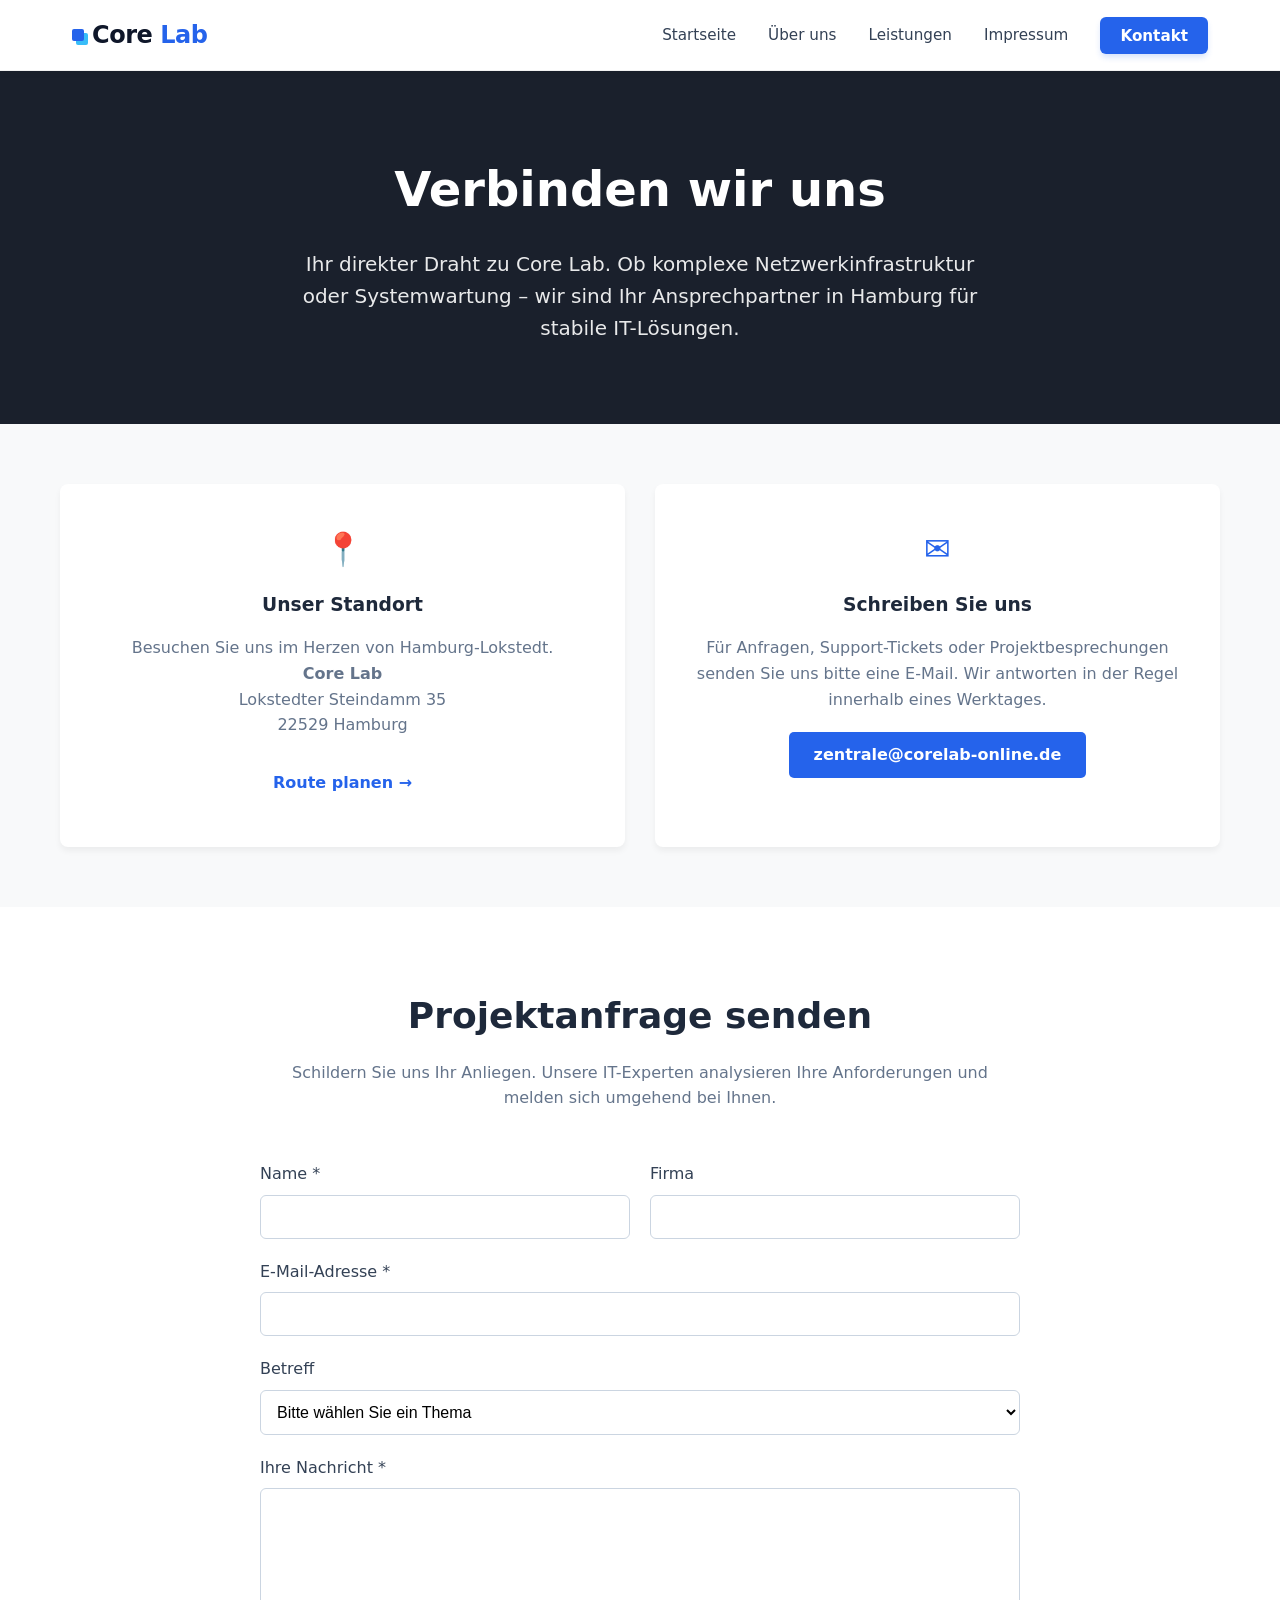
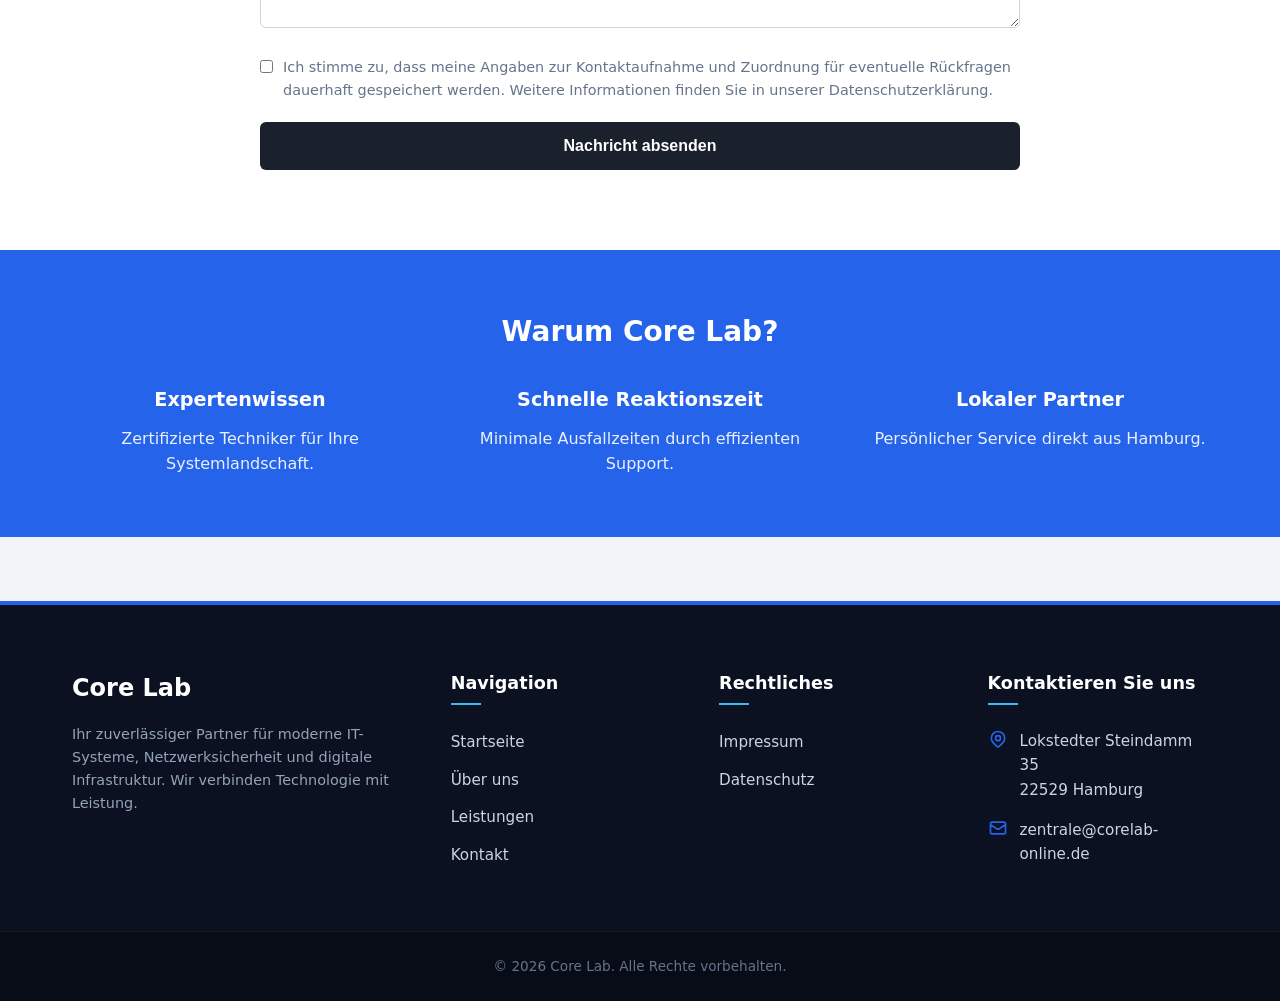
<file: kontakt.html>
<!DOCTYPE html>
<html lang="de">
<head>
  <meta charset="UTF-8">
  <meta name="viewport" content="width=device-width, initial-scale=1.0">
  <title>Kontakt - Core Lab</title>
  <link rel="stylesheet" href="styles.css">
  <style>
        :root {
            --primary: #2563eb;
            --primary-dark: #1d4ed8;
            --secondary: #0f172a;
            --accent: #38bdf8;
            --text-light: #f8fafc;
            --text-dark: #334155;
            --bg-light: #ffffff;
            --bg-footer: #0b1120;
            --transition: all 0.3s cubic-bezier(0.4, 0, 0.2, 1);
        }

        * {
            box-sizing: border-box;
            margin: 0;
            padding: 0;
        }

        body {
            font-family: 'Inter', sans-serif;
            line-height: 1.6;
            color: var(--text-dark);
            background-color: #f1f5f9; /* Nur zur Vorschau */
        }

        a {
            text-decoration: none;
            color: inherit;
            transition: var(--transition);
        }

        ul {
            list-style: none;
        }

        /* NAVIGATION STYLES */
        .nav {
            background: rgba(255, 255, 255, 0.95);
            backdrop-filter: blur(10px);
            border-bottom: 1px solid rgba(0, 0, 0, 0.05);
            position: sticky;
            top: 0;
            z-index: 1000;
            padding: 1rem 0;
            box-shadow: 0 4px 6px -1px rgba(0, 0, 0, 0.05);
        }

        .nav-container {
            max-width: 1200px;
            margin: 0 auto;
            padding: 0 2rem;
            display: flex;
            justify-content: space-between;
            align-items: center;
        }

        .nav-logo {
            font-size: 1.5rem;
            font-weight: 700;
            color: var(--secondary);
            letter-spacing: -0.02em;
            display: flex;
            align-items: center;
            gap: 0.5rem;
        }

        .nav-logo span {
            color: var(--primary);
        }

        .nav-logo::before {
            content: '';
            display: block;
            width: 12px;
            height: 12px;
            background: var(--primary);
            border-radius: 2px;
            box-shadow: 4px 4px 0 var(--accent);
        }

        .nav-links {
            display: flex;
            gap: 2rem;
            align-items: center;
        }

        .nav-link {
            font-size: 0.95rem;
            font-weight: 500;
            color: var(--text-dark);
            position: relative;
        }

        .nav-link:hover {
            color: var(--primary);
        }

        .nav-link::after {
            content: '';
            position: absolute;
            width: 0;
            height: 2px;
            bottom: -4px;
            left: 0;
            background-color: var(--primary);
            transition: var(--transition);
        }

        .nav-link:hover::after {
            width: 100%;
        }

        .nav-cta {
            background-color: var(--primary);
            color: white !important;
            padding: 0.6rem 1.25rem;
            border-radius: 6px;
            font-weight: 600;
            box-shadow: 0 4px 6px -1px rgba(37, 99, 235, 0.2);
        }

        .nav-cta:hover {
            background-color: var(--primary-dark);
            transform: translateY(-1px);
            box-shadow: 0 6px 8px -1px rgba(37, 99, 235, 0.3);
        }

        .nav-cta::after {
            display: none; /* Kein Unterstrich für Button */
        }

        /* Mobile Menu Toggle (Hidden on Desktop) */
        .mobile-toggle {
            display: none;
            font-size: 1.5rem;
            cursor: pointer;
        }

        /* FOOTER STYLES */
        .footer {
            background-color: var(--bg-footer);
            color: var(--text-light);
            padding: 4rem 0 0 0;
            margin-top: 4rem;
            border-top: 4px solid var(--primary);
        }

        .footer-container {
            max-width: 1200px;
            margin: 0 auto;
            padding: 0 2rem;
            display: grid;
            grid-template-columns: 1.5fr 1fr 1fr 1fr;
            gap: 3rem;
            margin-bottom: 3rem;
        }

        .footer-col h3 {
            font-size: 1.1rem;
            font-weight: 600;
            margin-bottom: 1.5rem;
            color: white;
            position: relative;
            padding-bottom: 0.5rem;
        }

        .footer-col h3::after {
            content: '';
            position: absolute;
            left: 0;
            bottom: 0;
            width: 30px;
            height: 2px;
            background: var(--accent);
        }

        .footer-logo {
            font-size: 1.5rem;
            font-weight: 700;
            color: white;
            margin-bottom: 1rem;
            display: inline-block;
        }

        .footer-desc {
            font-size: 0.9rem;
            color: #94a3b8;
            line-height: 1.6;
            margin-bottom: 1.5rem;
        }

        .footer-links li {
            margin-bottom: 0.75rem;
        }

        .footer-links a {
            color: #cbd5e1;
            font-size: 0.95rem;
        }

        .footer-links a:hover {
            color: var(--accent);
            padding-left: 5px;
        }

        .footer-contact-item {
            display: flex;
            align-items: flex-start;
            gap: 0.75rem;
            margin-bottom: 1rem;
            color: #cbd5e1;
            font-size: 0.95rem;
        }

        .footer-contact-item svg {
            width: 20px;
            height: 20px;
            flex-shrink: 0;
            color: var(--primary);
        }

        .footer-bottom {
            background-color: rgba(0, 0, 0, 0.3);
            padding: 1.5rem 0;
            text-align: center;
            border-top: 1px solid rgba(255, 255, 255, 0.05);
        }

        .footer-copyright {
            font-size: 0.85rem;
            color: #64748b;
        }

        /* RESPONSIVE */
        @media (max-width: 992px) {
            .footer-container {
                grid-template-columns: 1fr 1fr;
            }
        }

        @media (max-width: 768px) {
            .nav-links {
                display: none; /* In production: use JS to toggle */
            }
            
            .mobile-toggle {
                display: block;
            }

            .footer-container {
                grid-template-columns: 1fr;
                gap: 2rem;
            }
        }
    </style>
  <style>
    * { margin: 0; padding: 0; box-sizing: border-box; }
    body { font-family: 'Inter', system-ui, sans-serif; line-height: 1.6; color: #1f2937; }
    .container { max-width: 1200px; margin: 0 auto; padding: 0 1.5rem; }
    .section { padding: 4rem 0; }
    .btn { display: inline-block; padding: 0.75rem 1.5rem; border-radius: 8px; text-decoration: none; font-weight: 600; transition: all 0.2s; }
    .btn-primary { background: var(--primary, #2563eb); color: white; }
    .btn-primary:hover { opacity: 0.9; transform: translateY(-2px); }
  </style>
</head>
<body>
  <nav class="nav">
        <div class="nav-container">
            <a href="index.html" class="nav-logo">
                Core <span>Lab</span>
            </a>

            <!-- Mobile Menu Icon (Visual only for HTML template) -->
            <div class="mobile-toggle">☰</div>

            <ul class="nav-links">
                <li><a href="index.html" class="nav-link">Startseite</a></li>
                <li><a href="ueber-uns.html" class="nav-link">Über uns</a></li>
                <li><a href="leistungen.html" class="nav-link">Leistungen</a></li>
                <li><a href="impressum.html" class="nav-link">Impressum</a></li>
                <li><a href="kontakt.html" class="nav-link nav-cta">Kontakt</a></li>
            </ul>
        </div>
    </nav>
  
  <main>
    <section class="hero section" style="background-color: #1a202c; color: #ffffff; padding: 80px 0; text-align: center;">
    <div class="container" style="max-width: 1200px; margin: 0 auto; padding: 0 20px;">
        <h1 style="font-size: 3rem; margin-bottom: 20px; font-weight: 700;">Verbinden wir uns</h1>
        <p style="font-size: 1.25rem; opacity: 0.9; max-width: 700px; margin: 0 auto;">
            Ihr direkter Draht zu Core Lab. Ob komplexe Netzwerkinfrastruktur oder Systemwartung – wir sind Ihr Ansprechpartner in Hamburg für stabile IT-Lösungen.
        </p>
    </div>
</section>

<section class="section" style="padding: 60px 0; background-color: #f8f9fa;">
    <div class="container" style="max-width: 1200px; margin: 0 auto; padding: 0 20px;">
        <div style="display: grid; grid-template-columns: repeat(auto-fit, minmax(300px, 1fr)); gap: 30px;">
            
            <!-- Kontaktkarte: Standort -->
            <div class="card" style="background: white; padding: 40px; border-radius: 8px; box-shadow: 0 4px 6px rgba(0,0,0,0.05); text-align: center;">
                <div style="font-size: 2rem; color: #2563eb; margin-bottom: 15px;">📍</div>
                <h3 style="margin-bottom: 15px; color: #1e293b;">Unser Standort</h3>
                <p style="color: #64748b; line-height: 1.6;">
                    Besuchen Sie uns im Herzen von Hamburg-Lokstedt.<br>
                    <strong>Core Lab</strong><br>
                    Lokstedter Steindamm 35<br>
                    22529 Hamburg
                </p>
                <a href="https://maps.google.com/?q=Lokstedter+Steindamm+35,22529+Hamburg" target="_blank" class="btn" style="display: inline-block; margin-top: 20px; text-decoration: none; color: #2563eb; font-weight: 600;">Route planen &rarr;</a>
            </div>

            <!-- Kontaktkarte: E-Mail -->
            <div class="card" style="background: white; padding: 40px; border-radius: 8px; box-shadow: 0 4px 6px rgba(0,0,0,0.05); text-align: center;">
                <div style="font-size: 2rem; color: #2563eb; margin-bottom: 15px;">✉️</div>
                <h3 style="margin-bottom: 15px; color: #1e293b;">Schreiben Sie uns</h3>
                <p style="color: #64748b; line-height: 1.6;">
                    Für Anfragen, Support-Tickets oder Projektbesprechungen senden Sie uns bitte eine E-Mail. Wir antworten in der Regel innerhalb eines Werktages.
                </p>
                <a href="mailto:zentrale@corelab-online.de" class="btn" style="display: inline-block; margin-top: 20px; background-color: #2563eb; color: white; padding: 10px 25px; text-decoration: none; border-radius: 5px; font-weight: 600;">zentrale@corelab-online.de</a>
            </div>

        </div>
    </div>
</section>

<section class="section" style="padding: 80px 0; background-color: #ffffff;">
    <div class="container" style="max-width: 800px; margin: 0 auto; padding: 0 20px;">
        <div style="text-align: center; margin-bottom: 50px;">
            <h2 style="font-size: 2.25rem; color: #1e293b; margin-bottom: 15px;">Projektanfrage senden</h2>
            <p style="color: #64748b;">Schildern Sie uns Ihr Anliegen. Unsere IT-Experten analysieren Ihre Anforderungen und melden sich umgehend bei Ihnen.</p>
        </div>

        <form action="#" method="POST" class="card" style="display: grid; gap: 20px;">
            <div style="display: grid; grid-template-columns: 1fr 1fr; gap: 20px;">
                <div>
                    <label for="name" style="display: block; margin-bottom: 8px; color: #334155; font-weight: 500;">Name *</label>
                    <input type="text" id="name" name="name" required style="width: 100%; padding: 12px; border: 1px solid #cbd5e1; border-radius: 6px; font-size: 1rem;">
                </div>
                <div>
                    <label for="company" style="display: block; margin-bottom: 8px; color: #334155; font-weight: 500;">Firma</label>
                    <input type="text" id="company" name="company" style="width: 100%; padding: 12px; border: 1px solid #cbd5e1; border-radius: 6px; font-size: 1rem;">
                </div>
            </div>

            <div>
                <label for="email" style="display: block; margin-bottom: 8px; color: #334155; font-weight: 500;">E-Mail-Adresse *</label>
                <input type="email" id="email" name="email" required style="width: 100%; padding: 12px; border: 1px solid #cbd5e1; border-radius: 6px; font-size: 1rem;">
            </div>

            <div>
                <label for="subject" style="display: block; margin-bottom: 8px; color: #334155; font-weight: 500;">Betreff</label>
                <select id="subject" name="subject" style="width: 100%; padding: 12px; border: 1px solid #cbd5e1; border-radius: 6px; font-size: 1rem; background-color: white;">
                    <option value="">Bitte wählen Sie ein Thema</option>
                    <option value="network">Netzwerk-Service</option>
                    <option value="hardware">Hardware & Beschaffung</option>
                    <option value="security">IT-Sicherheit</option>
                    <option value="other">Allgemeine Anfrage</option>
                </select>
            </div>

            <div>
                <label for="message" style="display: block; margin-bottom: 8px; color: #334155; font-weight: 500;">Ihre Nachricht *</label>
                <textarea id="message" name="message" rows="6" required style="width: 100%; padding: 12px; border: 1px solid #cbd5e1; border-radius: 6px; font-size: 1rem; font-family: inherit;"></textarea>
            </div>

            <div style="display: flex; align-items: start; gap: 10px; font-size: 0.9rem; color: #64748b;">
                <input type="checkbox" id="privacy" required style="margin-top: 4px;">
                <label for="privacy">Ich stimme zu, dass meine Angaben zur Kontaktaufnahme und Zuordnung für eventuelle Rückfragen dauerhaft gespeichert werden. Weitere Informationen finden Sie in unserer Datenschutzerklärung.</label>
            </div>

            <button type="submit" class="btn" style="background-color: #1a202c; color: white; padding: 15px 30px; border: none; border-radius: 6px; font-size: 1rem; font-weight: 600; cursor: pointer; transition: background-color 0.2s;">Nachricht absenden</button>
        </form>
    </div>
</section>

<section class="section" style="background-color: #2563eb; color: white; padding: 60px 0; text-align: center;">
    <div class="container" style="max-width: 1200px; margin: 0 auto; padding: 0 20px;">
        <h3 style="font-size: 1.75rem; margin-bottom: 20px;">Warum Core Lab?</h3>
        <div style="display: flex; flex-wrap: wrap; justify-content: center; gap: 40px; margin-top: 30px;">
            <div style="flex: 1; min-width: 250px;">
                <h4 style="font-size: 1.2rem; margin-bottom: 10px; font-weight: 700;">Expertenwissen</h4>
                <p style="opacity: 0.9;">Zertifizierte Techniker für Ihre Systemlandschaft.</p>
            </div>
            <div style="flex: 1; min-width: 250px;">
                <h4 style="font-size: 1.2rem; margin-bottom: 10px; font-weight: 700;">Schnelle Reaktionszeit</h4>
                <p style="opacity: 0.9;">Minimale Ausfallzeiten durch effizienten Support.</p>
            </div>
            <div style="flex: 1; min-width: 250px;">
                <h4 style="font-size: 1.2rem; margin-bottom: 10px; font-weight: 700;">Lokaler Partner</h4>
                <p style="opacity: 0.9;">Persönlicher Service direkt aus Hamburg.</p>
            </div>
        </div>
    </div>
</section>
  </main>
  
  <footer class="footer">
        <div class="footer-container">
            <!-- Spalte 1: Brand -->
            <div class="footer-col">
                <a href="index.html" class="footer-logo">Core Lab</a>
                <p class="footer-desc">
                    Ihr zuverlässiger Partner für moderne IT-Systeme, Netzwerksicherheit und digitale Infrastruktur. Wir verbinden Technologie mit Leistung.
                </p>
            </div>

            <!-- Spalte 2: Navigation -->
            <div class="footer-col">
                <h3>Navigation</h3>
                <ul class="footer-links">
                    <li><a href="index.html">Startseite</a></li>
                    <li><a href="ueber-uns.html">Über uns</a></li>
                    <li><a href="leistungen.html">Leistungen</a></li>
                    <li><a href="kontakt.html">Kontakt</a></li>
                </ul>
            </div>

            <!-- Spalte 3: Rechtliches -->
            <div class="footer-col">
                <h3>Rechtliches</h3>
                <ul class="footer-links">
                    <li><a href="impressum.html">Impressum</a></li>
                    <li><a href="datenschutz.html">Datenschutz</a></li> <!-- Standard addition -->
                </ul>
            </div>

            <!-- Spalte 4: Kontakt (STRICT DATA) -->
            <div class="footer-col">
                <h3>Kontaktieren Sie uns</h3>
                
                <div class="footer-contact-item">
                    <!-- Location Icon SVG -->
                    <svg xmlns="http://www.w3.org/2000/svg" fill="none" viewBox="0 0 24 24" stroke="currentColor" stroke-width="2">
                        <path stroke-linecap="round" stroke-linejoin="round" d="M17.657 16.657L13.414 20.9a1.998 1.998 0 01-2.827 0l-4.244-4.243a8 8 0 1111.314 0z" />
                        <path stroke-linecap="round" stroke-linejoin="round" d="M15 11a3 3 0 11-6 0 3 3 0 016 0z" />
                    </svg>
                    <span>Lokstedter Steindamm 35<br>22529 Hamburg</span>
                </div>

                <div class="footer-contact-item">
                    <!-- Mail Icon SVG -->
                    <svg xmlns="http://www.w3.org/2000/svg" fill="none" viewBox="0 0 24 24" stroke="currentColor" stroke-width="2">
                        <path stroke-linecap="round" stroke-linejoin="round" d="M3 8l7.89 5.26a2 2 0 002.22 0L21 8M5 19h14a2 2 0 002-2V7a2 2 0 00-2-2H5a2 2 0 00-2 2v10a2 2 0 002 2z" />
                    </svg>
                    <a href="mailto:zentrale@corelab-online.de">zentrale@corelab-online.de</a>
                </div>
            </div>
        </div>

        <div class="footer-bottom">
            <p class="footer-copyright">&copy; 2026 Core Lab. Alle Rechte vorbehalten.</p>
        </div>
    </footer>
</body>
</html>
</file>
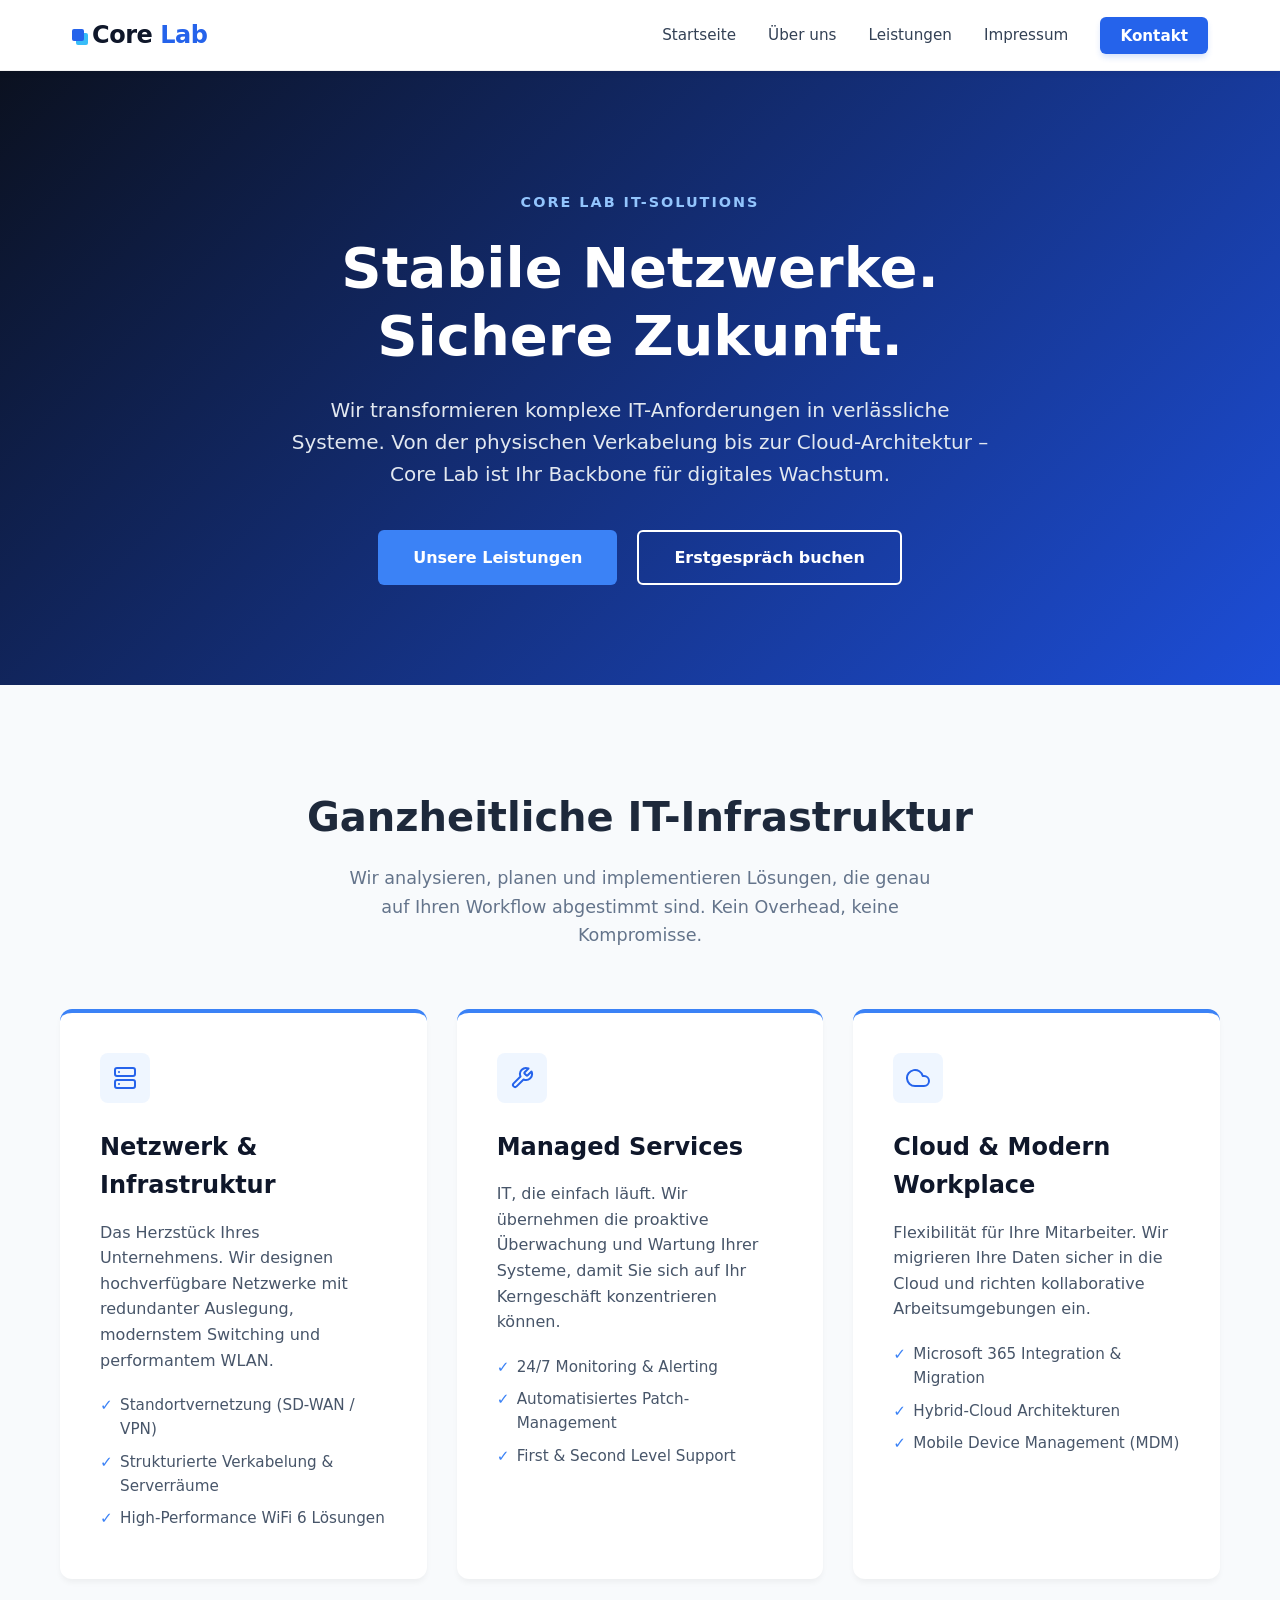
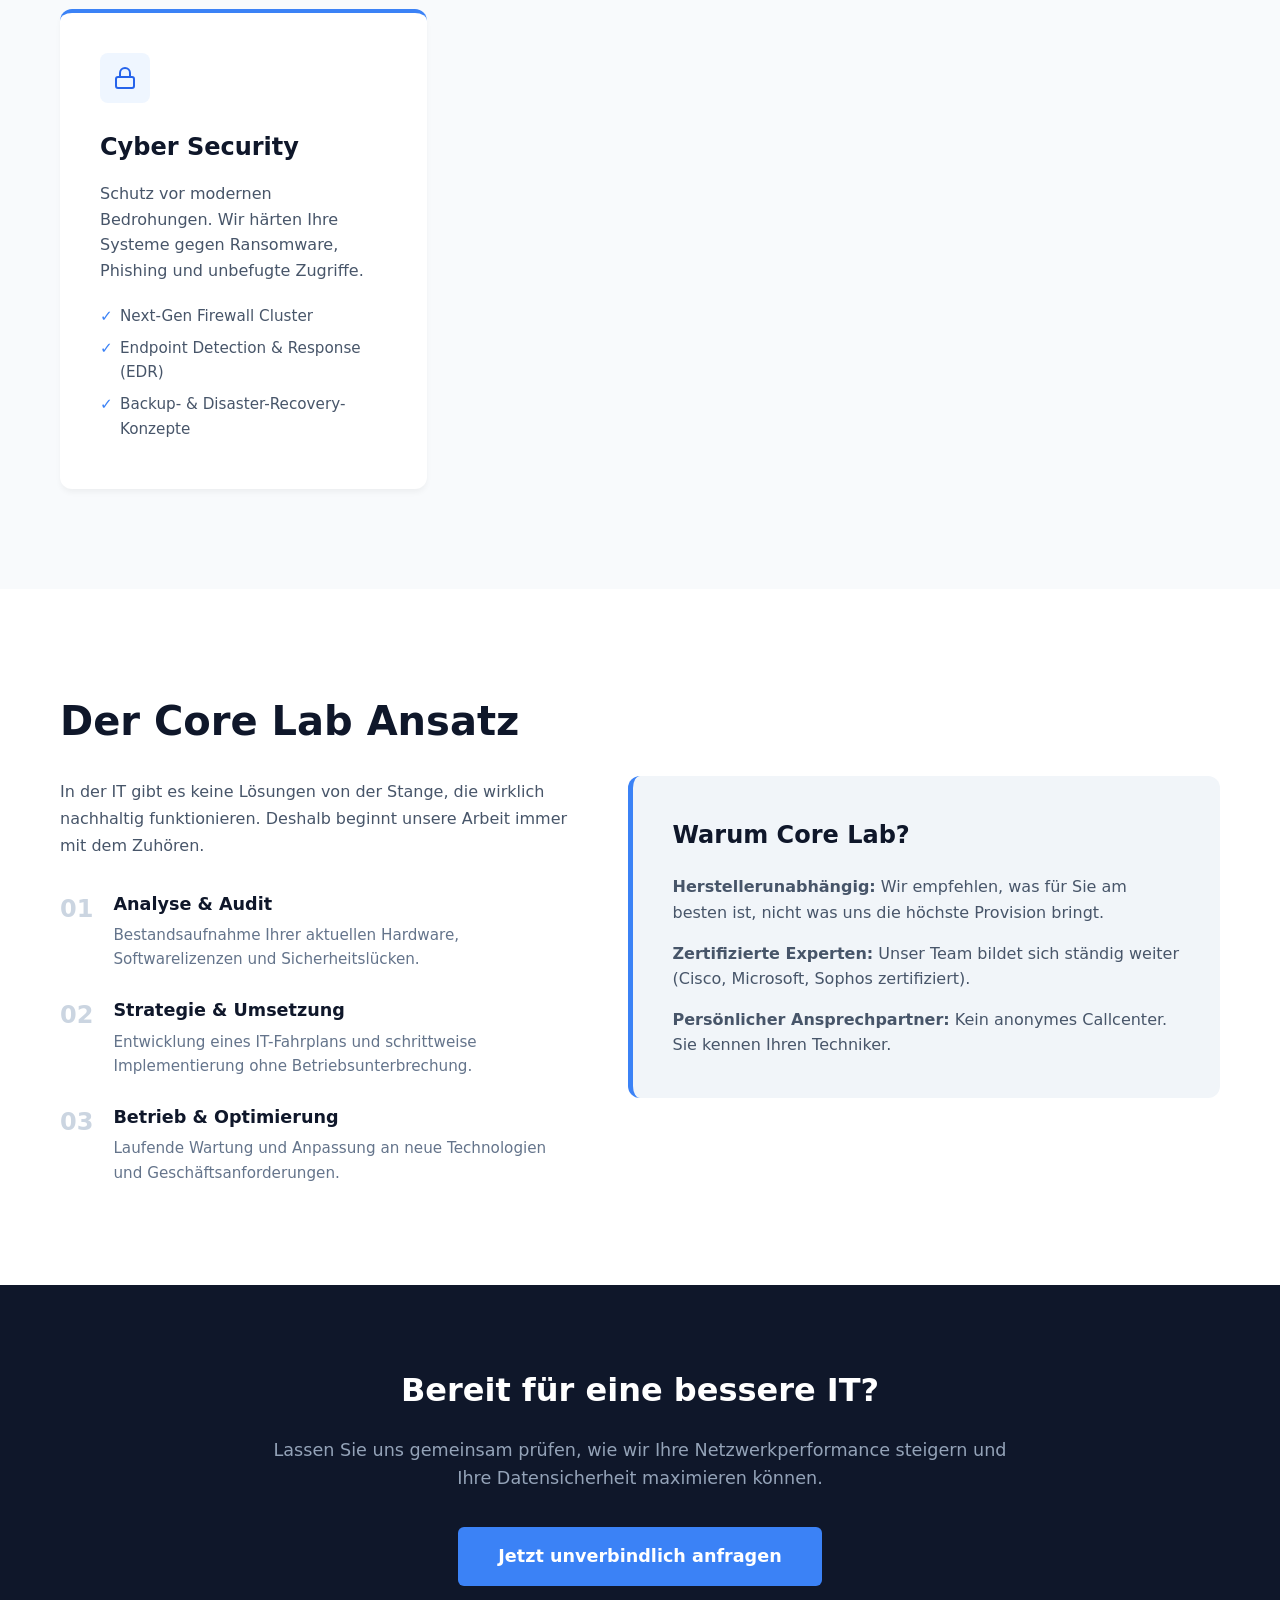
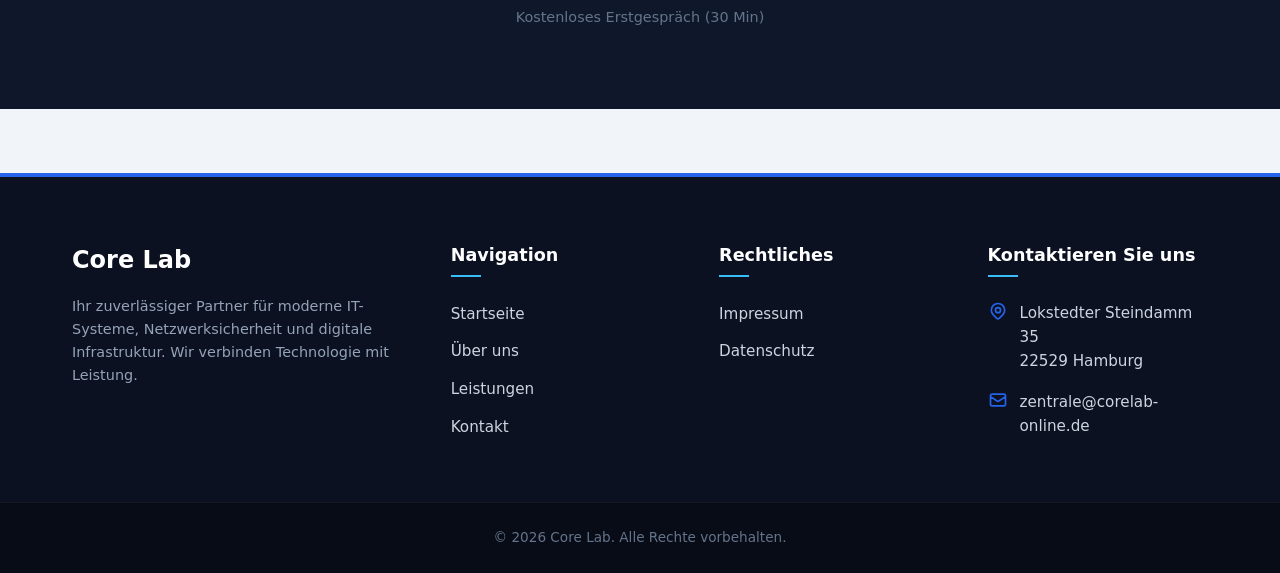
<file: leistungen.html>
<!DOCTYPE html>
<html lang="de">
<head>
  <meta charset="UTF-8">
  <meta name="viewport" content="width=device-width, initial-scale=1.0">
  <title>Leistungen - Core Lab</title>
  <link rel="stylesheet" href="styles.css">
  <style>
        :root {
            --primary: #2563eb;
            --primary-dark: #1d4ed8;
            --secondary: #0f172a;
            --accent: #38bdf8;
            --text-light: #f8fafc;
            --text-dark: #334155;
            --bg-light: #ffffff;
            --bg-footer: #0b1120;
            --transition: all 0.3s cubic-bezier(0.4, 0, 0.2, 1);
        }

        * {
            box-sizing: border-box;
            margin: 0;
            padding: 0;
        }

        body {
            font-family: 'Inter', sans-serif;
            line-height: 1.6;
            color: var(--text-dark);
            background-color: #f1f5f9; /* Nur zur Vorschau */
        }

        a {
            text-decoration: none;
            color: inherit;
            transition: var(--transition);
        }

        ul {
            list-style: none;
        }

        /* NAVIGATION STYLES */
        .nav {
            background: rgba(255, 255, 255, 0.95);
            backdrop-filter: blur(10px);
            border-bottom: 1px solid rgba(0, 0, 0, 0.05);
            position: sticky;
            top: 0;
            z-index: 1000;
            padding: 1rem 0;
            box-shadow: 0 4px 6px -1px rgba(0, 0, 0, 0.05);
        }

        .nav-container {
            max-width: 1200px;
            margin: 0 auto;
            padding: 0 2rem;
            display: flex;
            justify-content: space-between;
            align-items: center;
        }

        .nav-logo {
            font-size: 1.5rem;
            font-weight: 700;
            color: var(--secondary);
            letter-spacing: -0.02em;
            display: flex;
            align-items: center;
            gap: 0.5rem;
        }

        .nav-logo span {
            color: var(--primary);
        }

        .nav-logo::before {
            content: '';
            display: block;
            width: 12px;
            height: 12px;
            background: var(--primary);
            border-radius: 2px;
            box-shadow: 4px 4px 0 var(--accent);
        }

        .nav-links {
            display: flex;
            gap: 2rem;
            align-items: center;
        }

        .nav-link {
            font-size: 0.95rem;
            font-weight: 500;
            color: var(--text-dark);
            position: relative;
        }

        .nav-link:hover {
            color: var(--primary);
        }

        .nav-link::after {
            content: '';
            position: absolute;
            width: 0;
            height: 2px;
            bottom: -4px;
            left: 0;
            background-color: var(--primary);
            transition: var(--transition);
        }

        .nav-link:hover::after {
            width: 100%;
        }

        .nav-cta {
            background-color: var(--primary);
            color: white !important;
            padding: 0.6rem 1.25rem;
            border-radius: 6px;
            font-weight: 600;
            box-shadow: 0 4px 6px -1px rgba(37, 99, 235, 0.2);
        }

        .nav-cta:hover {
            background-color: var(--primary-dark);
            transform: translateY(-1px);
            box-shadow: 0 6px 8px -1px rgba(37, 99, 235, 0.3);
        }

        .nav-cta::after {
            display: none; /* Kein Unterstrich für Button */
        }

        /* Mobile Menu Toggle (Hidden on Desktop) */
        .mobile-toggle {
            display: none;
            font-size: 1.5rem;
            cursor: pointer;
        }

        /* FOOTER STYLES */
        .footer {
            background-color: var(--bg-footer);
            color: var(--text-light);
            padding: 4rem 0 0 0;
            margin-top: 4rem;
            border-top: 4px solid var(--primary);
        }

        .footer-container {
            max-width: 1200px;
            margin: 0 auto;
            padding: 0 2rem;
            display: grid;
            grid-template-columns: 1.5fr 1fr 1fr 1fr;
            gap: 3rem;
            margin-bottom: 3rem;
        }

        .footer-col h3 {
            font-size: 1.1rem;
            font-weight: 600;
            margin-bottom: 1.5rem;
            color: white;
            position: relative;
            padding-bottom: 0.5rem;
        }

        .footer-col h3::after {
            content: '';
            position: absolute;
            left: 0;
            bottom: 0;
            width: 30px;
            height: 2px;
            background: var(--accent);
        }

        .footer-logo {
            font-size: 1.5rem;
            font-weight: 700;
            color: white;
            margin-bottom: 1rem;
            display: inline-block;
        }

        .footer-desc {
            font-size: 0.9rem;
            color: #94a3b8;
            line-height: 1.6;
            margin-bottom: 1.5rem;
        }

        .footer-links li {
            margin-bottom: 0.75rem;
        }

        .footer-links a {
            color: #cbd5e1;
            font-size: 0.95rem;
        }

        .footer-links a:hover {
            color: var(--accent);
            padding-left: 5px;
        }

        .footer-contact-item {
            display: flex;
            align-items: flex-start;
            gap: 0.75rem;
            margin-bottom: 1rem;
            color: #cbd5e1;
            font-size: 0.95rem;
        }

        .footer-contact-item svg {
            width: 20px;
            height: 20px;
            flex-shrink: 0;
            color: var(--primary);
        }

        .footer-bottom {
            background-color: rgba(0, 0, 0, 0.3);
            padding: 1.5rem 0;
            text-align: center;
            border-top: 1px solid rgba(255, 255, 255, 0.05);
        }

        .footer-copyright {
            font-size: 0.85rem;
            color: #64748b;
        }

        /* RESPONSIVE */
        @media (max-width: 992px) {
            .footer-container {
                grid-template-columns: 1fr 1fr;
            }
        }

        @media (max-width: 768px) {
            .nav-links {
                display: none; /* In production: use JS to toggle */
            }
            
            .mobile-toggle {
                display: block;
            }

            .footer-container {
                grid-template-columns: 1fr;
                gap: 2rem;
            }
        }
    </style>
  <style>
    * { margin: 0; padding: 0; box-sizing: border-box; }
    body { font-family: 'Inter', system-ui, sans-serif; line-height: 1.6; color: #1f2937; }
    .container { max-width: 1200px; margin: 0 auto; padding: 0 1.5rem; }
    .section { padding: 4rem 0; }
    .btn { display: inline-block; padding: 0.75rem 1.5rem; border-radius: 8px; text-decoration: none; font-weight: 600; transition: all 0.2s; }
    .btn-primary { background: var(--primary, #2563eb); color: white; }
    .btn-primary:hover { opacity: 0.9; transform: translateY(-2px); }
  </style>
</head>
<body>
  <nav class="nav">
        <div class="nav-container">
            <a href="index.html" class="nav-logo">
                Core <span>Lab</span>
            </a>

            <!-- Mobile Menu Icon (Visual only for HTML template) -->
            <div class="mobile-toggle">☰</div>

            <ul class="nav-links">
                <li><a href="index.html" class="nav-link">Startseite</a></li>
                <li><a href="ueber-uns.html" class="nav-link">Über uns</a></li>
                <li><a href="leistungen.html" class="nav-link">Leistungen</a></li>
                <li><a href="impressum.html" class="nav-link">Impressum</a></li>
                <li><a href="kontakt.html" class="nav-link nav-cta">Kontakt</a></li>
            </ul>
        </div>
    </nav>
  
  <main>
    <section class="hero section" style="background: linear-gradient(135deg, #0b1120 0%, #1d4ed8 100%); color: #ffffff; padding: 120px 0 100px; text-align: center; position: relative; overflow: hidden;">
    <div class="container" style="max-width: 1200px; margin: 0 auto; padding: 0 20px; position: relative; z-index: 2;">
        <span style="text-transform: uppercase; letter-spacing: 2px; font-size: 0.9rem; color: #93c5fd; font-weight: 600; display: block; margin-bottom: 20px;">Core Lab IT-Solutions</span>
        <h1 style="font-size: 3.5rem; line-height: 1.2; margin-bottom: 25px; font-weight: 700;">Stabile Netzwerke.<br>Sichere Zukunft.</h1>
        <p style="font-size: 1.25rem; max-width: 700px; margin: 0 auto 40px; color: #e2e8f0; line-height: 1.6;">
            Wir transformieren komplexe IT-Anforderungen in verlässliche Systeme. Von der physischen Verkabelung bis zur Cloud-Architektur – Core Lab ist Ihr Backbone für digitales Wachstum.
        </p>
        <div style="display: flex; gap: 20px; justify-content: center; flex-wrap: wrap;">
            <a href="#managed-services" class="btn" style="background-color: #3b82f6; color: white; padding: 15px 35px; text-decoration: none; border-radius: 6px; font-weight: 600; transition: background 0.3s;">Unsere Leistungen</a>
            <a href="#kontakt" class="btn" style="background-color: transparent; border: 2px solid #ffffff; color: white; padding: 13px 35px; text-decoration: none; border-radius: 6px; font-weight: 600; transition: all 0.3s;">Erstgespräch buchen</a>
        </div>
    </div>
</section>

<section class="section" style="padding: 100px 0; background-color: #f8fafc;">
    <div class="container" style="max-width: 1200px; margin: 0 auto; padding: 0 20px;">
        <div style="text-align: center; margin-bottom: 60px;">
            <h2 style="color: #1e293b; font-size: 2.5rem; margin-bottom: 15px;">Ganzheitliche IT-Infrastruktur</h2>
            <p style="color: #64748b; max-width: 600px; margin: 0 auto; font-size: 1.1rem;">Wir analysieren, planen und implementieren Lösungen, die genau auf Ihren Workflow abgestimmt sind. Kein Overhead, keine Kompromisse.</p>
        </div>

        <div class="grid-container" style="display: grid; grid-template-columns: repeat(auto-fit, minmax(350px, 1fr)); gap: 30px;">
            
            <!-- Service Card 1: Network -->
            <div class="card" style="background: white; padding: 40px; border-radius: 12px; box-shadow: 0 4px 6px -1px rgba(0, 0, 0, 0.05); border-top: 4px solid #3b82f6; transition: transform 0.3s ease;">
                <div style="width: 50px; height: 50px; background: #eff6ff; border-radius: 8px; display: flex; align-items: center; justify-content: center; margin-bottom: 25px;">
                    <svg xmlns="http://www.w3.org/2000/svg" width="24" height="24" viewBox="0 0 24 24" fill="none" stroke="#2563eb" stroke-width="2" stroke-linecap="round" stroke-linejoin="round"><rect x="2" y="2" width="20" height="8" rx="2" ry="2"></rect><rect x="2" y="14" width="20" height="8" rx="2" ry="2"></rect><line x1="6" y1="6" x2="6.01" y2="6"></line><line x1="6" y1="18" x2="6.01" y2="18"></line></svg>
                </div>
                <h3 style="color: #0f172a; margin-bottom: 15px; font-size: 1.5rem;">Netzwerk & Infrastruktur</h3>
                <p style="color: #475569; line-height: 1.6; margin-bottom: 20px;">
                    Das Herzstück Ihres Unternehmens. Wir designen hochverfügbare Netzwerke mit redundanter Auslegung, modernstem Switching und performantem WLAN.
                </p>
                <ul style="list-style: none; padding: 0; color: #475569; font-size: 0.95rem;">
                    <li style="margin-bottom: 8px; padding-left: 20px; position: relative;"><span style="color: #3b82f6; position: absolute; left: 0;">✓</span> Standortvernetzung (SD-WAN / VPN)</li>
                    <li style="margin-bottom: 8px; padding-left: 20px; position: relative;"><span style="color: #3b82f6; position: absolute; left: 0;">✓</span> Strukturierte Verkabelung & Serverräume</li>
                    <li style="margin-bottom: 8px; padding-left: 20px; position: relative;"><span style="color: #3b82f6; position: absolute; left: 0;">✓</span> High-Performance WiFi 6 Lösungen</li>
                </ul>
            </div>

            <!-- Service Card 2: Managed Services -->
            <div class="card" id="managed-services" style="background: white; padding: 40px; border-radius: 12px; box-shadow: 0 4px 6px -1px rgba(0, 0, 0, 0.05); border-top: 4px solid #3b82f6; transition: transform 0.3s ease;">
                <div style="width: 50px; height: 50px; background: #eff6ff; border-radius: 8px; display: flex; align-items: center; justify-content: center; margin-bottom: 25px;">
                    <svg xmlns="http://www.w3.org/2000/svg" width="24" height="24" viewBox="0 0 24 24" fill="none" stroke="#2563eb" stroke-width="2" stroke-linecap="round" stroke-linejoin="round"><path d="M14.7 6.3a1 1 0 0 0 0 1.4l1.6 1.6a1 1 0 0 0 1.4 0l3.77-3.77a6 6 0 0 1-7.94 7.94l-6.91 6.91a2.12 2.12 0 0 1-3-3l6.91-6.91a6 6 0 0 1 7.94-7.94l-3.76 3.76z"></path></svg>
                </div>
                <h3 style="color: #0f172a; margin-bottom: 15px; font-size: 1.5rem;">Managed Services</h3>
                <p style="color: #475569; line-height: 1.6; margin-bottom: 20px;">
                    IT, die einfach läuft. Wir übernehmen die proaktive Überwachung und Wartung Ihrer Systeme, damit Sie sich auf Ihr Kerngeschäft konzentrieren können.
                </p>
                <ul style="list-style: none; padding: 0; color: #475569; font-size: 0.95rem;">
                    <li style="margin-bottom: 8px; padding-left: 20px; position: relative;"><span style="color: #3b82f6; position: absolute; left: 0;">✓</span> 24/7 Monitoring & Alerting</li>
                    <li style="margin-bottom: 8px; padding-left: 20px; position: relative;"><span style="color: #3b82f6; position: absolute; left: 0;">✓</span> Automatisiertes Patch-Management</li>
                    <li style="margin-bottom: 8px; padding-left: 20px; position: relative;"><span style="color: #3b82f6; position: absolute; left: 0;">✓</span> First & Second Level Support</li>
                </ul>
            </div>

            <!-- Service Card 3: Cloud -->
            <div class="card" style="background: white; padding: 40px; border-radius: 12px; box-shadow: 0 4px 6px -1px rgba(0, 0, 0, 0.05); border-top: 4px solid #3b82f6; transition: transform 0.3s ease;">
                <div style="width: 50px; height: 50px; background: #eff6ff; border-radius: 8px; display: flex; align-items: center; justify-content: center; margin-bottom: 25px;">
                    <svg xmlns="http://www.w3.org/2000/svg" width="24" height="24" viewBox="0 0 24 24" fill="none" stroke="#2563eb" stroke-width="2" stroke-linecap="round" stroke-linejoin="round"><path d="M18 10h-1.26A8 8 0 1 0 9 20h9a5 5 0 0 0 0-10z"></path></svg>
                </div>
                <h3 style="color: #0f172a; margin-bottom: 15px; font-size: 1.5rem;">Cloud & Modern Workplace</h3>
                <p style="color: #475569; line-height: 1.6; margin-bottom: 20px;">
                    Flexibilität für Ihre Mitarbeiter. Wir migrieren Ihre Daten sicher in die Cloud und richten kollaborative Arbeitsumgebungen ein.
                </p>
                <ul style="list-style: none; padding: 0; color: #475569; font-size: 0.95rem;">
                    <li style="margin-bottom: 8px; padding-left: 20px; position: relative;"><span style="color: #3b82f6; position: absolute; left: 0;">✓</span> Microsoft 365 Integration & Migration</li>
                    <li style="margin-bottom: 8px; padding-left: 20px; position: relative;"><span style="color: #3b82f6; position: absolute; left: 0;">✓</span> Hybrid-Cloud Architekturen</li>
                    <li style="margin-bottom: 8px; padding-left: 20px; position: relative;"><span style="color: #3b82f6; position: absolute; left: 0;">✓</span> Mobile Device Management (MDM)</li>
                </ul>
            </div>

            <!-- Service Card 4: Security -->
            <div class="card" style="background: white; padding: 40px; border-radius: 12px; box-shadow: 0 4px 6px -1px rgba(0, 0, 0, 0.05); border-top: 4px solid #3b82f6; transition: transform 0.3s ease;">
                <div style="width: 50px; height: 50px; background: #eff6ff; border-radius: 8px; display: flex; align-items: center; justify-content: center; margin-bottom: 25px;">
                    <svg xmlns="http://www.w3.org/2000/svg" width="24" height="24" viewBox="0 0 24 24" fill="none" stroke="#2563eb" stroke-width="2" stroke-linecap="round" stroke-linejoin="round"><rect x="3" y="11" width="18" height="11" rx="2" ry="2"></rect><path d="M7 11V7a5 5 0 0 1 10 0v4"></path></svg>
                </div>
                <h3 style="color: #0f172a; margin-bottom: 15px; font-size: 1.5rem;">Cyber Security</h3>
                <p style="color: #475569; line-height: 1.6; margin-bottom: 20px;">
                    Schutz vor modernen Bedrohungen. Wir härten Ihre Systeme gegen Ransomware, Phishing und unbefugte Zugriffe.
                </p>
                <ul style="list-style: none; padding: 0; color: #475569; font-size: 0.95rem;">
                    <li style="margin-bottom: 8px; padding-left: 20px; position: relative;"><span style="color: #3b82f6; position: absolute; left: 0;">✓</span> Next-Gen Firewall Cluster</li>
                    <li style="margin-bottom: 8px; padding-left: 20px; position: relative;"><span style="color: #3b82f6; position: absolute; left: 0;">✓</span> Endpoint Detection & Response (EDR)</li>
                    <li style="margin-bottom: 8px; padding-left: 20px; position: relative;"><span style="color: #3b82f6; position: absolute; left: 0;">✓</span> Backup- & Disaster-Recovery-Konzepte</li>
                </ul>
            </div>
        </div>
    </div>
</section>

<section class="section" style="padding: 100px 0; background-color: #ffffff;">
    <div class="container" style="max-width: 1200px; margin: 0 auto; padding: 0 20px;">
        <div style="display: flex; flex-wrap: wrap; align-items: center; gap: 60px;">
            <div style="flex: 1; min-width: 300px;">
                <h2 style="font-size: 2.5rem; color: #0f172a; margin-bottom: 25px;">Der Core Lab Ansatz</h2>
                <p style="color: #475569; line-height: 1.7; margin-bottom: 20px;">
                    In der IT gibt es keine Lösungen von der Stange, die wirklich nachhaltig funktionieren. Deshalb beginnt unsere Arbeit immer mit dem Zuhören.
                </p>
                <div style="margin-top: 30px;">
                    <div style="display: flex; gap: 20px; margin-bottom: 25px;">
                        <div style="font-size: 1.5rem; font-weight: 700; color: #cbd5e1;">01</div>
                        <div>
                            <h4 style="color: #0f172a; font-size: 1.1rem; margin-bottom: 5px; font-weight: 700;">Analyse & Audit</h4>
                            <p style="color: #64748b; font-size: 0.95rem;">Bestandsaufnahme Ihrer aktuellen Hardware, Softwarelizenzen und Sicherheitslücken.</p>
                        </div>
                    </div>
                    <div style="display: flex; gap: 20px; margin-bottom: 25px;">
                        <div style="font-size: 1.5rem; font-weight: 700; color: #cbd5e1;">02</div>
                        <div>
                            <h4 style="color: #0f172a; font-size: 1.1rem; margin-bottom: 5px; font-weight: 700;">Strategie & Umsetzung</h4>
                            <p style="color: #64748b; font-size: 0.95rem;">Entwicklung eines IT-Fahrplans und schrittweise Implementierung ohne Betriebsunterbrechung.</p>
                        </div>
                    </div>
                    <div style="display: flex; gap: 20px;">
                        <div style="font-size: 1.5rem; font-weight: 700; color: #cbd5e1;">03</div>
                        <div>
                            <h4 style="color: #0f172a; font-size: 1.1rem; margin-bottom: 5px; font-weight: 700;">Betrieb & Optimierung</h4>
                            <p style="color: #64748b; font-size: 0.95rem;">Laufende Wartung und Anpassung an neue Technologien und Geschäftsanforderungen.</p>
                        </div>
                    </div>
                </div>
            </div>
            <div style="flex: 1; min-width: 300px; background-color: #f1f5f9; padding: 40px; border-radius: 12px; border-left: 5px solid #3b82f6;">
                <h3 style="color: #0f172a; font-size: 1.5rem; margin-bottom: 20px;">Warum Core Lab?</h3>
                <p style="color: #475569; margin-bottom: 15px;"><strong>Herstellerunabhängig:</strong> Wir empfehlen, was für Sie am besten ist, nicht was uns die höchste Provision bringt.</p>
                <p style="color: #475569; margin-bottom: 15px;"><strong>Zertifizierte Experten:</strong> Unser Team bildet sich ständig weiter (Cisco, Microsoft, Sophos zertifiziert).</p>
                <p style="color: #475569; margin-bottom: 0;"><strong>Persönlicher Ansprechpartner:</strong> Kein anonymes Callcenter. Sie kennen Ihren Techniker.</p>
            </div>
        </div>
    </div>
</section>

<section class="section" style="background-color: #0f172a; padding: 80px 0; color: white; text-align: center;">
    <div class="container" style="max-width: 800px; margin: 0 auto; padding: 0 20px;">
        <h2 style="font-size: 2rem; margin-bottom: 20px;">Bereit für eine bessere IT?</h2>
        <p style="color: #94a3b8; margin-bottom: 35px; font-size: 1.1rem;">Lassen Sie uns gemeinsam prüfen, wie wir Ihre Netzwerkperformance steigern und Ihre Datensicherheit maximieren können.</p>
        <a href="mailto:info@core-lab.de" class="btn" style="background-color: #3b82f6; color: white; padding: 15px 40px; text-decoration: none; border-radius: 6px; font-weight: 600; display: inline-block; transition: background 0.3s; font-size: 1.1rem;">Jetzt unverbindlich anfragen</a>
        <p style="margin-top: 20px; font-size: 0.9rem; color: #64748b;">Kostenloses Erstgespräch (30 Min)</p>
    </div>
</section>
  </main>
  
  <footer class="footer">
        <div class="footer-container">
            <!-- Spalte 1: Brand -->
            <div class="footer-col">
                <a href="index.html" class="footer-logo">Core Lab</a>
                <p class="footer-desc">
                    Ihr zuverlässiger Partner für moderne IT-Systeme, Netzwerksicherheit und digitale Infrastruktur. Wir verbinden Technologie mit Leistung.
                </p>
            </div>

            <!-- Spalte 2: Navigation -->
            <div class="footer-col">
                <h3>Navigation</h3>
                <ul class="footer-links">
                    <li><a href="index.html">Startseite</a></li>
                    <li><a href="ueber-uns.html">Über uns</a></li>
                    <li><a href="leistungen.html">Leistungen</a></li>
                    <li><a href="kontakt.html">Kontakt</a></li>
                </ul>
            </div>

            <!-- Spalte 3: Rechtliches -->
            <div class="footer-col">
                <h3>Rechtliches</h3>
                <ul class="footer-links">
                    <li><a href="impressum.html">Impressum</a></li>
                    <li><a href="datenschutz.html">Datenschutz</a></li> <!-- Standard addition -->
                </ul>
            </div>

            <!-- Spalte 4: Kontakt (STRICT DATA) -->
            <div class="footer-col">
                <h3>Kontaktieren Sie uns</h3>
                
                <div class="footer-contact-item">
                    <!-- Location Icon SVG -->
                    <svg xmlns="http://www.w3.org/2000/svg" fill="none" viewBox="0 0 24 24" stroke="currentColor" stroke-width="2">
                        <path stroke-linecap="round" stroke-linejoin="round" d="M17.657 16.657L13.414 20.9a1.998 1.998 0 01-2.827 0l-4.244-4.243a8 8 0 1111.314 0z" />
                        <path stroke-linecap="round" stroke-linejoin="round" d="M15 11a3 3 0 11-6 0 3 3 0 016 0z" />
                    </svg>
                    <span>Lokstedter Steindamm 35<br>22529 Hamburg</span>
                </div>

                <div class="footer-contact-item">
                    <!-- Mail Icon SVG -->
                    <svg xmlns="http://www.w3.org/2000/svg" fill="none" viewBox="0 0 24 24" stroke="currentColor" stroke-width="2">
                        <path stroke-linecap="round" stroke-linejoin="round" d="M3 8l7.89 5.26a2 2 0 002.22 0L21 8M5 19h14a2 2 0 002-2V7a2 2 0 00-2-2H5a2 2 0 00-2 2v10a2 2 0 002 2z" />
                    </svg>
                    <a href="mailto:zentrale@corelab-online.de">zentrale@corelab-online.de</a>
                </div>
            </div>
        </div>

        <div class="footer-bottom">
            <p class="footer-copyright">&copy; 2026 Core Lab. Alle Rechte vorbehalten.</p>
        </div>
    </footer>
</body>
</html>
</file>
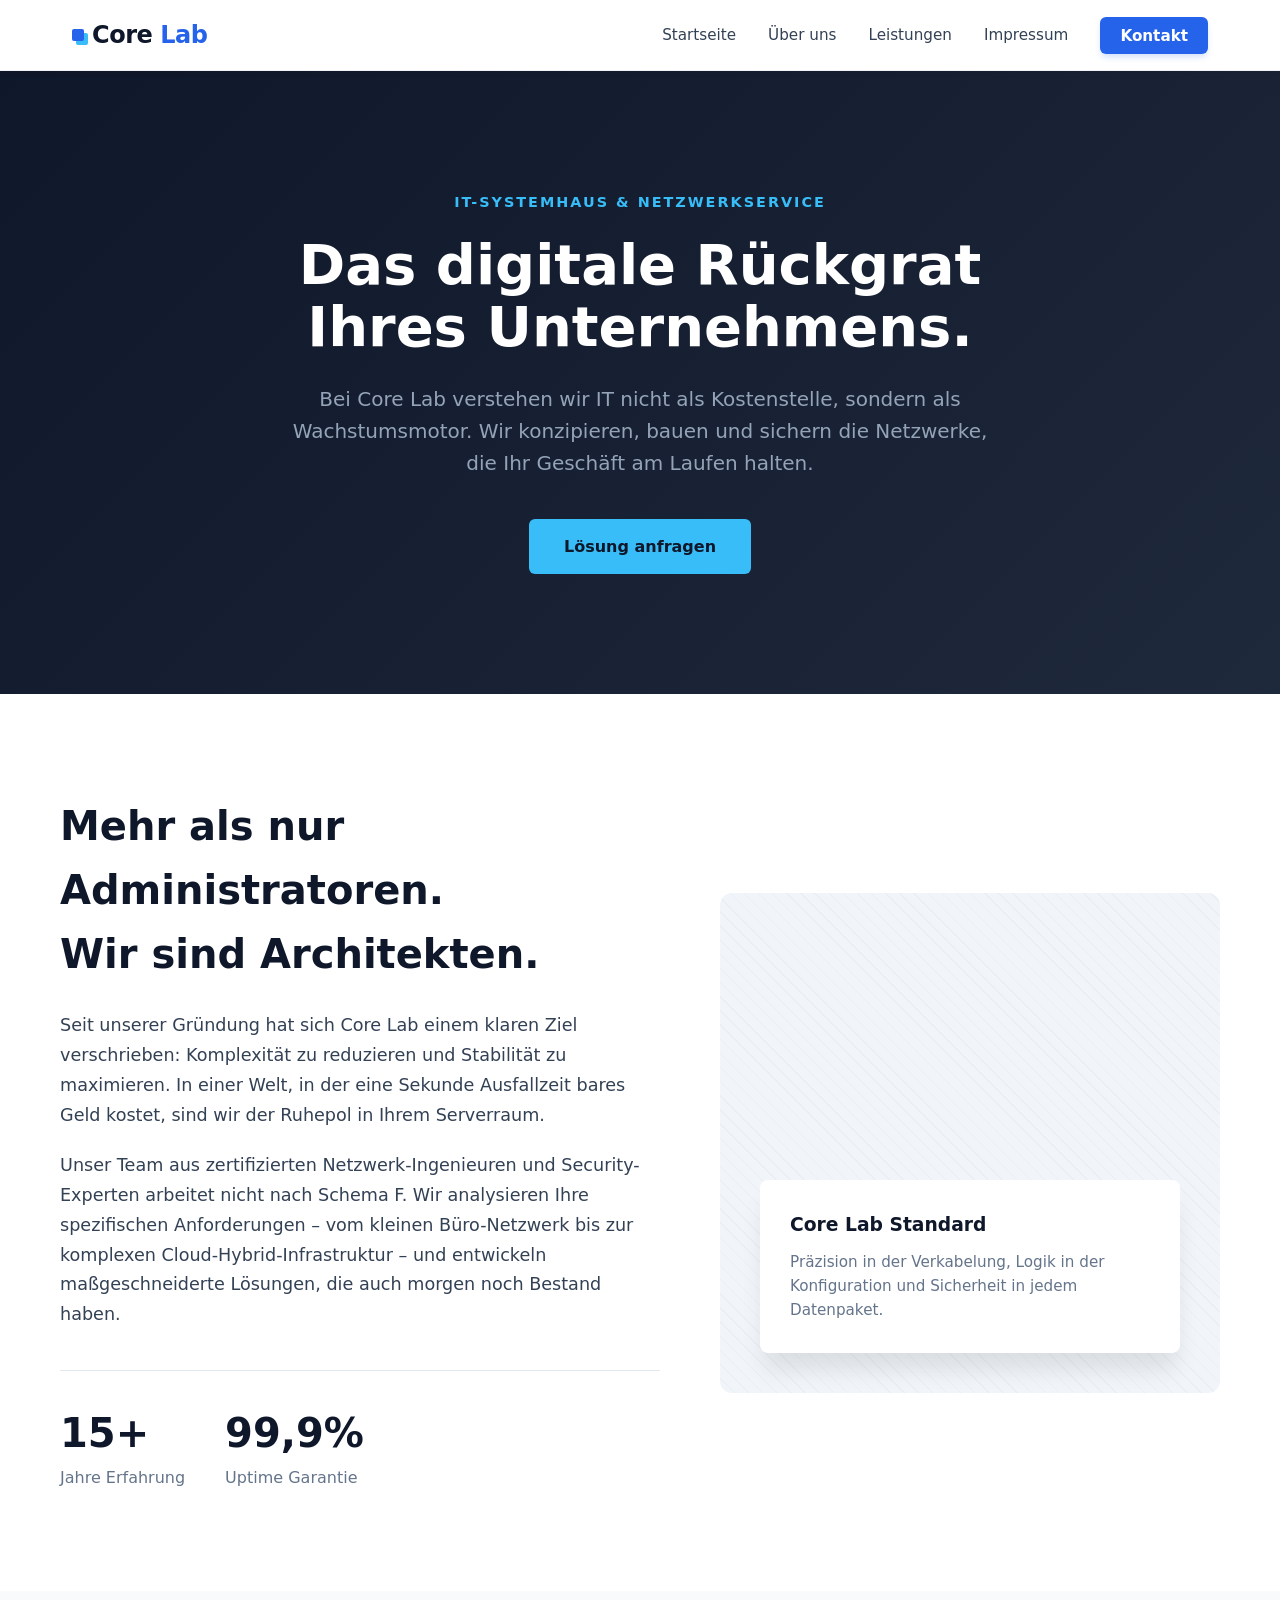
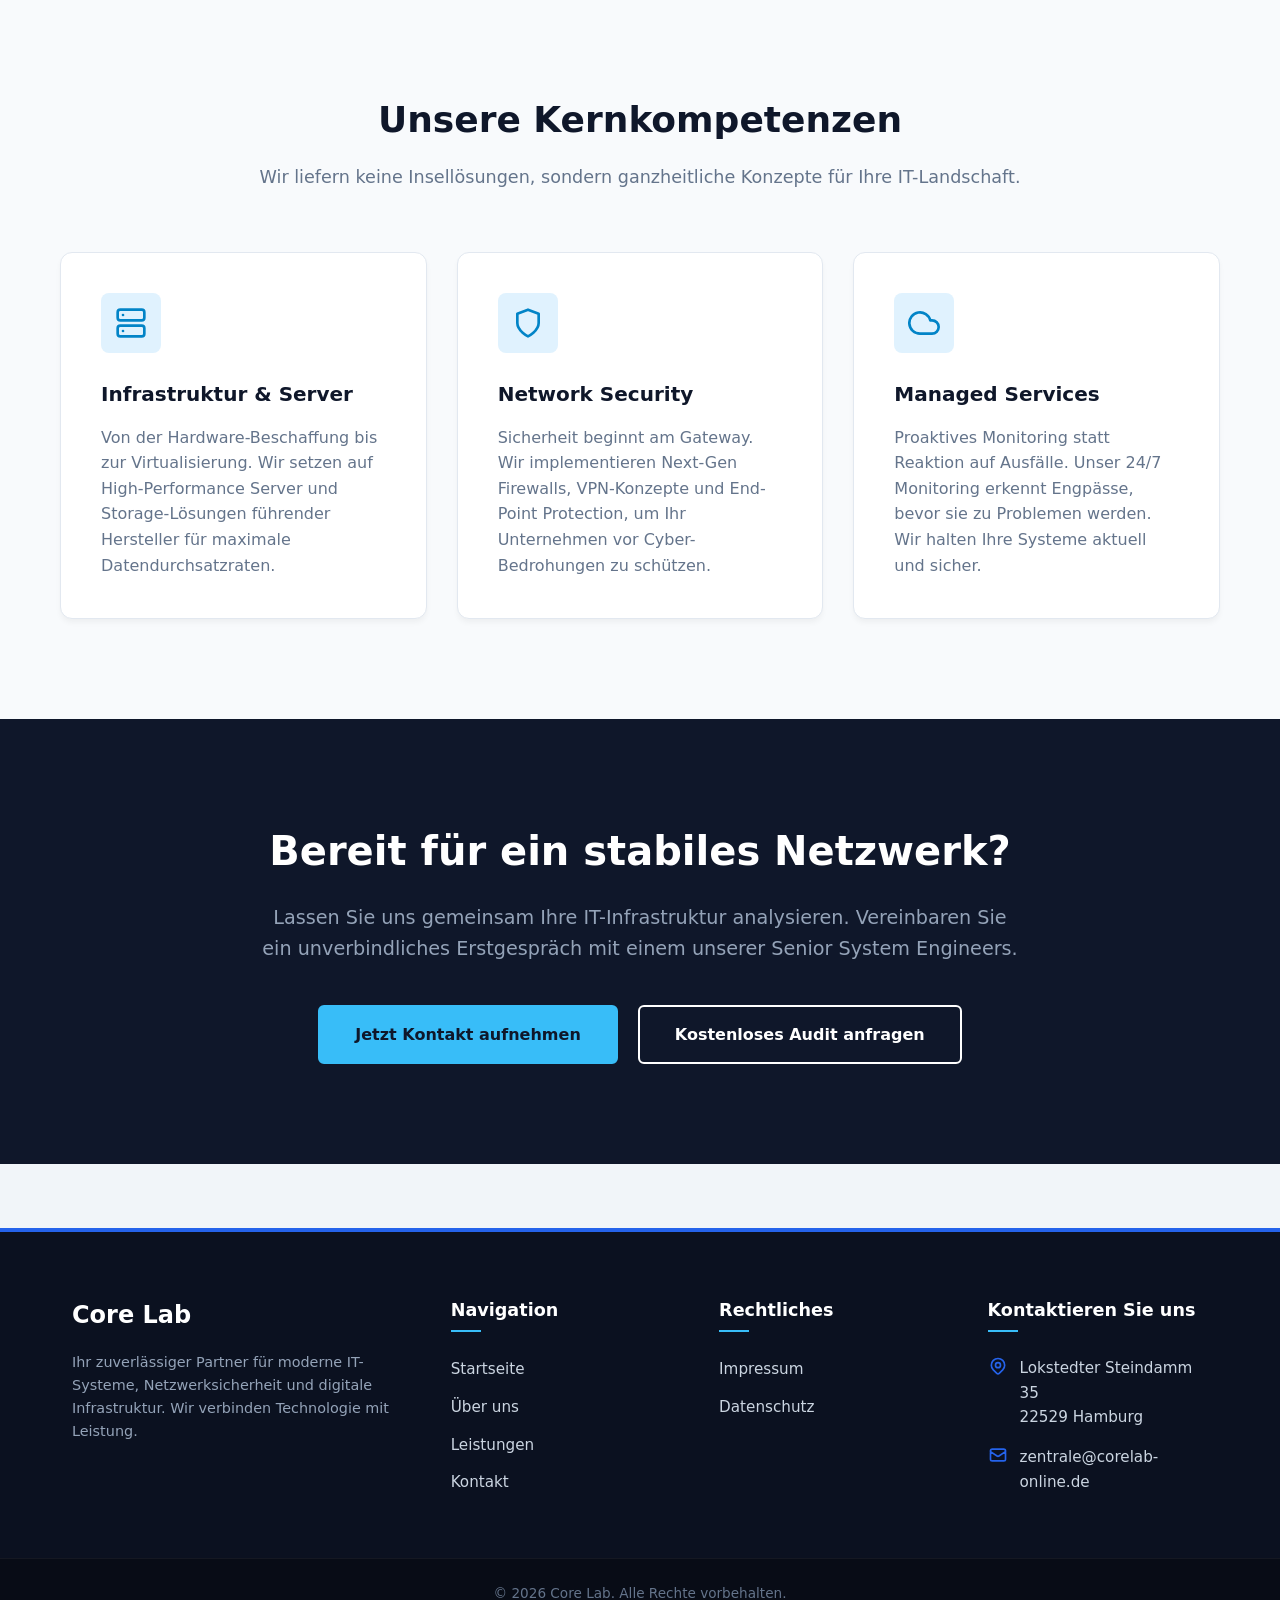
<file: ueber-uns.html>
<!DOCTYPE html>
<html lang="de">
<head>
  <meta charset="UTF-8">
  <meta name="viewport" content="width=device-width, initial-scale=1.0">
  <title>Über uns - Core Lab</title>
  <link rel="stylesheet" href="styles.css">
  <style>
        :root {
            --primary: #2563eb;
            --primary-dark: #1d4ed8;
            --secondary: #0f172a;
            --accent: #38bdf8;
            --text-light: #f8fafc;
            --text-dark: #334155;
            --bg-light: #ffffff;
            --bg-footer: #0b1120;
            --transition: all 0.3s cubic-bezier(0.4, 0, 0.2, 1);
        }

        * {
            box-sizing: border-box;
            margin: 0;
            padding: 0;
        }

        body {
            font-family: 'Inter', sans-serif;
            line-height: 1.6;
            color: var(--text-dark);
            background-color: #f1f5f9; /* Nur zur Vorschau */
        }

        a {
            text-decoration: none;
            color: inherit;
            transition: var(--transition);
        }

        ul {
            list-style: none;
        }

        /* NAVIGATION STYLES */
        .nav {
            background: rgba(255, 255, 255, 0.95);
            backdrop-filter: blur(10px);
            border-bottom: 1px solid rgba(0, 0, 0, 0.05);
            position: sticky;
            top: 0;
            z-index: 1000;
            padding: 1rem 0;
            box-shadow: 0 4px 6px -1px rgba(0, 0, 0, 0.05);
        }

        .nav-container {
            max-width: 1200px;
            margin: 0 auto;
            padding: 0 2rem;
            display: flex;
            justify-content: space-between;
            align-items: center;
        }

        .nav-logo {
            font-size: 1.5rem;
            font-weight: 700;
            color: var(--secondary);
            letter-spacing: -0.02em;
            display: flex;
            align-items: center;
            gap: 0.5rem;
        }

        .nav-logo span {
            color: var(--primary);
        }

        .nav-logo::before {
            content: '';
            display: block;
            width: 12px;
            height: 12px;
            background: var(--primary);
            border-radius: 2px;
            box-shadow: 4px 4px 0 var(--accent);
        }

        .nav-links {
            display: flex;
            gap: 2rem;
            align-items: center;
        }

        .nav-link {
            font-size: 0.95rem;
            font-weight: 500;
            color: var(--text-dark);
            position: relative;
        }

        .nav-link:hover {
            color: var(--primary);
        }

        .nav-link::after {
            content: '';
            position: absolute;
            width: 0;
            height: 2px;
            bottom: -4px;
            left: 0;
            background-color: var(--primary);
            transition: var(--transition);
        }

        .nav-link:hover::after {
            width: 100%;
        }

        .nav-cta {
            background-color: var(--primary);
            color: white !important;
            padding: 0.6rem 1.25rem;
            border-radius: 6px;
            font-weight: 600;
            box-shadow: 0 4px 6px -1px rgba(37, 99, 235, 0.2);
        }

        .nav-cta:hover {
            background-color: var(--primary-dark);
            transform: translateY(-1px);
            box-shadow: 0 6px 8px -1px rgba(37, 99, 235, 0.3);
        }

        .nav-cta::after {
            display: none; /* Kein Unterstrich für Button */
        }

        /* Mobile Menu Toggle (Hidden on Desktop) */
        .mobile-toggle {
            display: none;
            font-size: 1.5rem;
            cursor: pointer;
        }

        /* FOOTER STYLES */
        .footer {
            background-color: var(--bg-footer);
            color: var(--text-light);
            padding: 4rem 0 0 0;
            margin-top: 4rem;
            border-top: 4px solid var(--primary);
        }

        .footer-container {
            max-width: 1200px;
            margin: 0 auto;
            padding: 0 2rem;
            display: grid;
            grid-template-columns: 1.5fr 1fr 1fr 1fr;
            gap: 3rem;
            margin-bottom: 3rem;
        }

        .footer-col h3 {
            font-size: 1.1rem;
            font-weight: 600;
            margin-bottom: 1.5rem;
            color: white;
            position: relative;
            padding-bottom: 0.5rem;
        }

        .footer-col h3::after {
            content: '';
            position: absolute;
            left: 0;
            bottom: 0;
            width: 30px;
            height: 2px;
            background: var(--accent);
        }

        .footer-logo {
            font-size: 1.5rem;
            font-weight: 700;
            color: white;
            margin-bottom: 1rem;
            display: inline-block;
        }

        .footer-desc {
            font-size: 0.9rem;
            color: #94a3b8;
            line-height: 1.6;
            margin-bottom: 1.5rem;
        }

        .footer-links li {
            margin-bottom: 0.75rem;
        }

        .footer-links a {
            color: #cbd5e1;
            font-size: 0.95rem;
        }

        .footer-links a:hover {
            color: var(--accent);
            padding-left: 5px;
        }

        .footer-contact-item {
            display: flex;
            align-items: flex-start;
            gap: 0.75rem;
            margin-bottom: 1rem;
            color: #cbd5e1;
            font-size: 0.95rem;
        }

        .footer-contact-item svg {
            width: 20px;
            height: 20px;
            flex-shrink: 0;
            color: var(--primary);
        }

        .footer-bottom {
            background-color: rgba(0, 0, 0, 0.3);
            padding: 1.5rem 0;
            text-align: center;
            border-top: 1px solid rgba(255, 255, 255, 0.05);
        }

        .footer-copyright {
            font-size: 0.85rem;
            color: #64748b;
        }

        /* RESPONSIVE */
        @media (max-width: 992px) {
            .footer-container {
                grid-template-columns: 1fr 1fr;
            }
        }

        @media (max-width: 768px) {
            .nav-links {
                display: none; /* In production: use JS to toggle */
            }
            
            .mobile-toggle {
                display: block;
            }

            .footer-container {
                grid-template-columns: 1fr;
                gap: 2rem;
            }
        }
    </style>
  <style>
    * { margin: 0; padding: 0; box-sizing: border-box; }
    body { font-family: 'Inter', system-ui, sans-serif; line-height: 1.6; color: #1f2937; }
    .container { max-width: 1200px; margin: 0 auto; padding: 0 1.5rem; }
    .section { padding: 4rem 0; }
    .btn { display: inline-block; padding: 0.75rem 1.5rem; border-radius: 8px; text-decoration: none; font-weight: 600; transition: all 0.2s; }
    .btn-primary { background: var(--primary, #2563eb); color: white; }
    .btn-primary:hover { opacity: 0.9; transform: translateY(-2px); }
  </style>
</head>
<body>
  <nav class="nav">
        <div class="nav-container">
            <a href="index.html" class="nav-logo">
                Core <span>Lab</span>
            </a>

            <!-- Mobile Menu Icon (Visual only for HTML template) -->
            <div class="mobile-toggle">☰</div>

            <ul class="nav-links">
                <li><a href="index.html" class="nav-link">Startseite</a></li>
                <li><a href="ueber-uns.html" class="nav-link">Über uns</a></li>
                <li><a href="leistungen.html" class="nav-link">Leistungen</a></li>
                <li><a href="impressum.html" class="nav-link">Impressum</a></li>
                <li><a href="kontakt.html" class="nav-link nav-cta">Kontakt</a></li>
            </ul>
        </div>
    </nav>
  
  <main>
    <div class="hero" style="background: linear-gradient(135deg, #0f172a 0%, #1e293b 100%); color: #ffffff; padding: 120px 0; text-align: center; position: relative; overflow: hidden;">
    <div class="container" style="max-width: 1200px; margin: 0 auto; padding: 0 20px; position: relative; z-index: 2;">
        <span style="color: #38bdf8; text-transform: uppercase; letter-spacing: 2px; font-weight: 600; font-size: 0.9rem; display: block; margin-bottom: 20px;">IT-Systemhaus & Netzwerkservice</span>
        <h1 style="font-size: 3.5rem; line-height: 1.1; margin-bottom: 25px; font-family: system-ui, -apple-system, sans-serif;">Das digitale Rückgrat<br>Ihres Unternehmens.</h1>
        <p style="font-size: 1.25rem; color: #94a3b8; max-width: 700px; margin: 0 auto 40px auto; line-height: 1.6;">
            Bei Core Lab verstehen wir IT nicht als Kostenstelle, sondern als Wachstumsmotor. Wir konzipieren, bauen und sichern die Netzwerke, die Ihr Geschäft am Laufen halten.
        </p>
        <a href="#kontakt" class="btn" style="background-color: #38bdf8; color: #0f172a; padding: 15px 35px; text-decoration: none; border-radius: 6px; font-weight: 700; transition: all 0.3s ease; display: inline-block;">Lösung anfragen</a>
    </div>
</div>

<section class="section" style="padding: 100px 0; background-color: #ffffff; color: #334155; font-family: system-ui, -apple-system, sans-serif;">
    <div class="container" style="max-width: 1200px; margin: 0 auto; padding: 0 20px; display: flex; flex-wrap: wrap; align-items: center; gap: 60px;">
        <div style="flex: 1 1 500px;">
            <h2 style="font-size: 2.5rem; color: #0f172a; margin-bottom: 25px;">Mehr als nur Administratoren.<br>Wir sind Architekten.</h2>
            <p style="margin-bottom: 20px; line-height: 1.7; font-size: 1.1rem;">
                Seit unserer Gründung hat sich Core Lab einem klaren Ziel verschrieben: Komplexität zu reduzieren und Stabilität zu maximieren. In einer Welt, in der eine Sekunde Ausfallzeit bares Geld kostet, sind wir der Ruhepol in Ihrem Serverraum.
            </p>
            <p style="margin-bottom: 30px; line-height: 1.7; font-size: 1.1rem;">
                Unser Team aus zertifizierten Netzwerk-Ingenieuren und Security-Experten arbeitet nicht nach Schema F. Wir analysieren Ihre spezifischen Anforderungen – vom kleinen Büro-Netzwerk bis zur komplexen Cloud-Hybrid-Infrastruktur – und entwickeln maßgeschneiderte Lösungen, die auch morgen noch Bestand haben.
            </p>
            <div style="display: flex; gap: 40px; margin-top: 40px; border-top: 1px solid #e2e8f0; padding-top: 30px;">
                <div>
                    <strong style="display: block; font-size: 2.5rem; color: #0f172a;">15+</strong>
                    <span style="color: #64748b;">Jahre Erfahrung</span>
                </div>
                <div>
                    <strong style="display: block; font-size: 2.5rem; color: #0f172a;">99,9%</strong>
                    <span style="color: #64748b;">Uptime Garantie</span>
                </div>
            </div>
        </div>
        <div style="flex: 1 1 400px; background-color: #f1f5f9; height: 500px; border-radius: 12px; position: relative; overflow: hidden;">
            <!-- Visuelle Repräsentation eines Serverraums/Netzwerks -->
            <div style="position: absolute; inset: 0; background:  repeating-linear-gradient(45deg, #e2e8f0 0px, #e2e8f0 1px, transparent 1px, transparent 10px); opacity: 0.5;"></div>
            <div style="position: absolute; bottom: 40px; left: 40px; right: 40px; background: white; padding: 30px; border-radius: 8px; box-shadow: 0 20px 25px -5px rgba(0, 0, 0, 0.1);">
                <h3 style="margin: 0 0 10px 0; color: #0f172a;">Core Lab Standard</h3>
                <p style="margin: 0; color: #64748b; font-size: 0.95rem;">Präzision in der Verkabelung, Logik in der Konfiguration und Sicherheit in jedem Datenpaket.</p>
            </div>
        </div>
    </div>
</section>

<section class="section" style="padding: 100px 0; background-color: #f8fafc; font-family: system-ui, -apple-system, sans-serif;">
    <div class="container" style="max-width: 1200px; margin: 0 auto; padding: 0 20px;">
        <div style="text-align: center; max-width: 800px; margin: 0 auto 60px auto;">
            <h2 style="font-size: 2.25rem; color: #0f172a; margin-bottom: 15px;">Unsere Kernkompetenzen</h2>
            <p style="color: #64748b; font-size: 1.1rem;">Wir liefern keine Insellösungen, sondern ganzheitliche Konzepte für Ihre IT-Landschaft.</p>
        </div>

        <div style="display: grid; grid-template-columns: repeat(auto-fit, minmax(300px, 1fr)); gap: 30px;">
            <!-- Card 1 -->
            <div class="card" style="background: white; padding: 40px; border-radius: 12px; box-shadow: 0 4px 6px -1px rgba(0, 0, 0, 0.05); border: 1px solid #e2e8f0;">
                <div style="width: 60px; height: 60px; background-color: #e0f2fe; border-radius: 8px; display: flex; align-items: center; justify-content: center; margin-bottom: 25px;">
                    <svg width="32" height="32" viewBox="0 0 24 24" fill="none" stroke="#0284c7" stroke-width="2" stroke-linecap="round" stroke-linejoin="round"><rect x="2" y="2" width="20" height="8" rx="2" ry="2"></rect><rect x="2" y="14" width="20" height="8" rx="2" ry="2"></rect><line x1="6" y1="6" x2="6.01" y2="6"></line><line x1="6" y1="18" x2="6.01" y2="18"></line></svg>
                </div>
                <h3 style="font-size: 1.25rem; color: #0f172a; margin-bottom: 15px;">Infrastruktur & Server</h3>
                <p style="color: #64748b; line-height: 1.6;">Von der Hardware-Beschaffung bis zur Virtualisierung. Wir setzen auf High-Performance Server und Storage-Lösungen führender Hersteller für maximale Datendurchsatzraten.</p>
            </div>

            <!-- Card 2 -->
            <div class="card" style="background: white; padding: 40px; border-radius: 12px; box-shadow: 0 4px 6px -1px rgba(0, 0, 0, 0.05); border: 1px solid #e2e8f0;">
                <div style="width: 60px; height: 60px; background-color: #e0f2fe; border-radius: 8px; display: flex; align-items: center; justify-content: center; margin-bottom: 25px;">
                    <svg width="32" height="32" viewBox="0 0 24 24" fill="none" stroke="#0284c7" stroke-width="2" stroke-linecap="round" stroke-linejoin="round"><path d="M12 22s8-4 8-10V5l-8-3-8 3v7c0 6 8 10 8 10z"></path></svg>
                </div>
                <h3 style="font-size: 1.25rem; color: #0f172a; margin-bottom: 15px;">Network Security</h3>
                <p style="color: #64748b; line-height: 1.6;">Sicherheit beginnt am Gateway. Wir implementieren Next-Gen Firewalls, VPN-Konzepte und End-Point Protection, um Ihr Unternehmen vor Cyber-Bedrohungen zu schützen.</p>
            </div>

            <!-- Card 3 -->
            <div class="card" style="background: white; padding: 40px; border-radius: 12px; box-shadow: 0 4px 6px -1px rgba(0, 0, 0, 0.05); border: 1px solid #e2e8f0;">
                <div style="width: 60px; height: 60px; background-color: #e0f2fe; border-radius: 8px; display: flex; align-items: center; justify-content: center; margin-bottom: 25px;">
                    <svg width="32" height="32" viewBox="0 0 24 24" fill="none" stroke="#0284c7" stroke-width="2" stroke-linecap="round" stroke-linejoin="round"><path d="M18 10h-1.26A8 8 0 1 0 9 20h9a5 5 0 0 0 0-10z"></path></svg>
                </div>
                <h3 style="font-size: 1.25rem; color: #0f172a; margin-bottom: 15px;">Managed Services</h3>
                <p style="color: #64748b; line-height: 1.6;">Proaktives Monitoring statt Reaktion auf Ausfälle. Unser 24/7 Monitoring erkennt Engpässe, bevor sie zu Problemen werden. Wir halten Ihre Systeme aktuell und sicher.</p>
            </div>
        </div>
    </div>
</section>

<section class="section" style="background-color: #0f172a; padding: 100px 0; text-align: center; color: white; font-family: system-ui, -apple-system, sans-serif;">
    <div class="container" style="max-width: 800px; margin: 0 auto; padding: 0 20px;">
        <h2 style="font-size: 2.5rem; margin-bottom: 20px;">Bereit für ein stabiles Netzwerk?</h2>
        <p style="font-size: 1.2rem; color: #94a3b8; margin-bottom: 40px; line-height: 1.6;">
            Lassen Sie uns gemeinsam Ihre IT-Infrastruktur analysieren. Vereinbaren Sie ein unverbindliches Erstgespräch mit einem unserer Senior System Engineers.
        </p>
        <div style="display: flex; gap: 20px; justify-content: center; flex-wrap: wrap;">
            <a href="#kontakt" class="btn" style="background-color: #38bdf8; color: #0f172a; padding: 15px 35px; text-decoration: none; border-radius: 6px; font-weight: 700; border: 2px solid #38bdf8; transition: all 0.3s ease;">Jetzt Kontakt aufnehmen</a>
            <a href="#audit" class="btn" style="background-color: transparent; color: #ffffff; padding: 15px 35px; text-decoration: none; border-radius: 6px; font-weight: 700; border: 2px solid #ffffff; transition: all 0.3s ease;">Kostenloses Audit anfragen</a>
        </div>
    </div>
</section>
  </main>
  
  <footer class="footer">
        <div class="footer-container">
            <!-- Spalte 1: Brand -->
            <div class="footer-col">
                <a href="index.html" class="footer-logo">Core Lab</a>
                <p class="footer-desc">
                    Ihr zuverlässiger Partner für moderne IT-Systeme, Netzwerksicherheit und digitale Infrastruktur. Wir verbinden Technologie mit Leistung.
                </p>
            </div>

            <!-- Spalte 2: Navigation -->
            <div class="footer-col">
                <h3>Navigation</h3>
                <ul class="footer-links">
                    <li><a href="index.html">Startseite</a></li>
                    <li><a href="ueber-uns.html">Über uns</a></li>
                    <li><a href="leistungen.html">Leistungen</a></li>
                    <li><a href="kontakt.html">Kontakt</a></li>
                </ul>
            </div>

            <!-- Spalte 3: Rechtliches -->
            <div class="footer-col">
                <h3>Rechtliches</h3>
                <ul class="footer-links">
                    <li><a href="impressum.html">Impressum</a></li>
                    <li><a href="datenschutz.html">Datenschutz</a></li> <!-- Standard addition -->
                </ul>
            </div>

            <!-- Spalte 4: Kontakt (STRICT DATA) -->
            <div class="footer-col">
                <h3>Kontaktieren Sie uns</h3>
                
                <div class="footer-contact-item">
                    <!-- Location Icon SVG -->
                    <svg xmlns="http://www.w3.org/2000/svg" fill="none" viewBox="0 0 24 24" stroke="currentColor" stroke-width="2">
                        <path stroke-linecap="round" stroke-linejoin="round" d="M17.657 16.657L13.414 20.9a1.998 1.998 0 01-2.827 0l-4.244-4.243a8 8 0 1111.314 0z" />
                        <path stroke-linecap="round" stroke-linejoin="round" d="M15 11a3 3 0 11-6 0 3 3 0 016 0z" />
                    </svg>
                    <span>Lokstedter Steindamm 35<br>22529 Hamburg</span>
                </div>

                <div class="footer-contact-item">
                    <!-- Mail Icon SVG -->
                    <svg xmlns="http://www.w3.org/2000/svg" fill="none" viewBox="0 0 24 24" stroke="currentColor" stroke-width="2">
                        <path stroke-linecap="round" stroke-linejoin="round" d="M3 8l7.89 5.26a2 2 0 002.22 0L21 8M5 19h14a2 2 0 002-2V7a2 2 0 00-2-2H5a2 2 0 00-2 2v10a2 2 0 002 2z" />
                    </svg>
                    <a href="mailto:zentrale@corelab-online.de">zentrale@corelab-online.de</a>
                </div>
            </div>
        </div>

        <div class="footer-bottom">
            <p class="footer-copyright">&copy; 2026 Core Lab. Alle Rechte vorbehalten.</p>
        </div>
    </footer>
</body>
</html>
</file>
<file: styles.css>
/* Gemini Full Mode - CSS inline in HTML */
</file>
